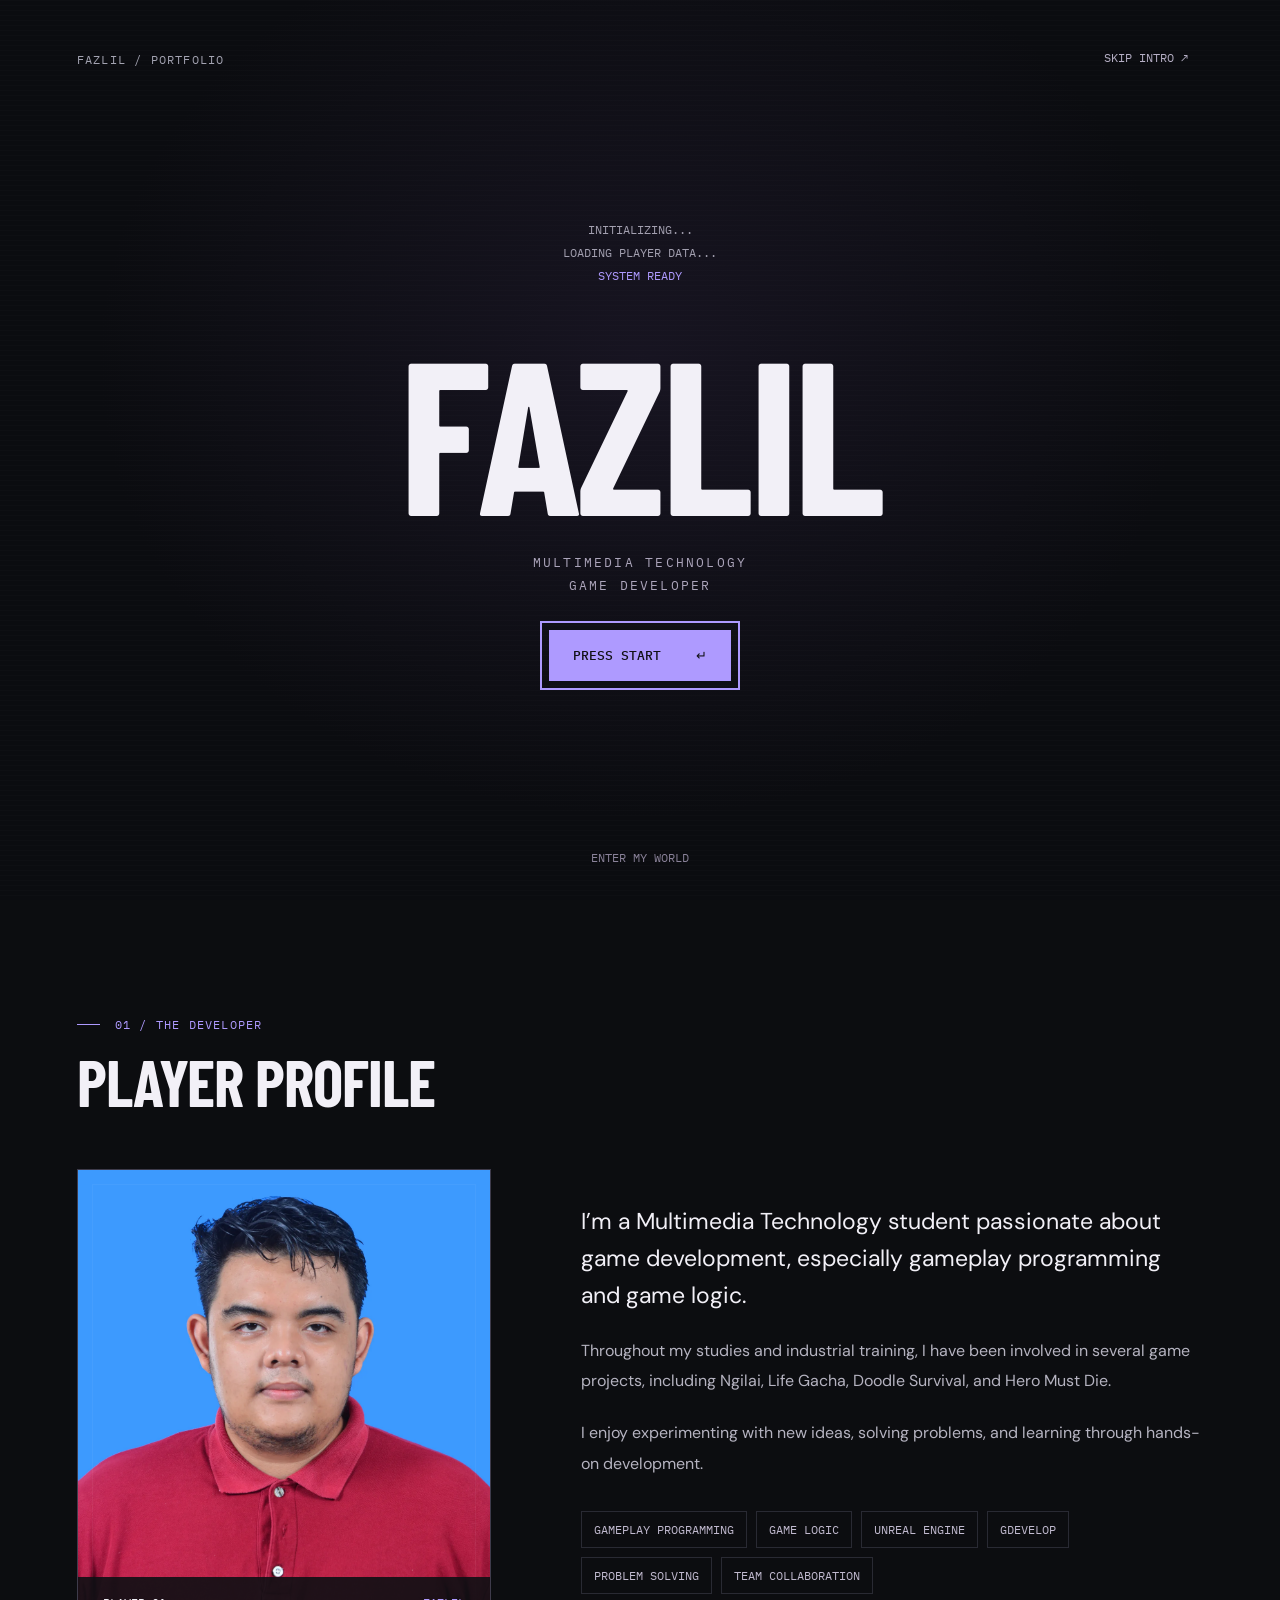
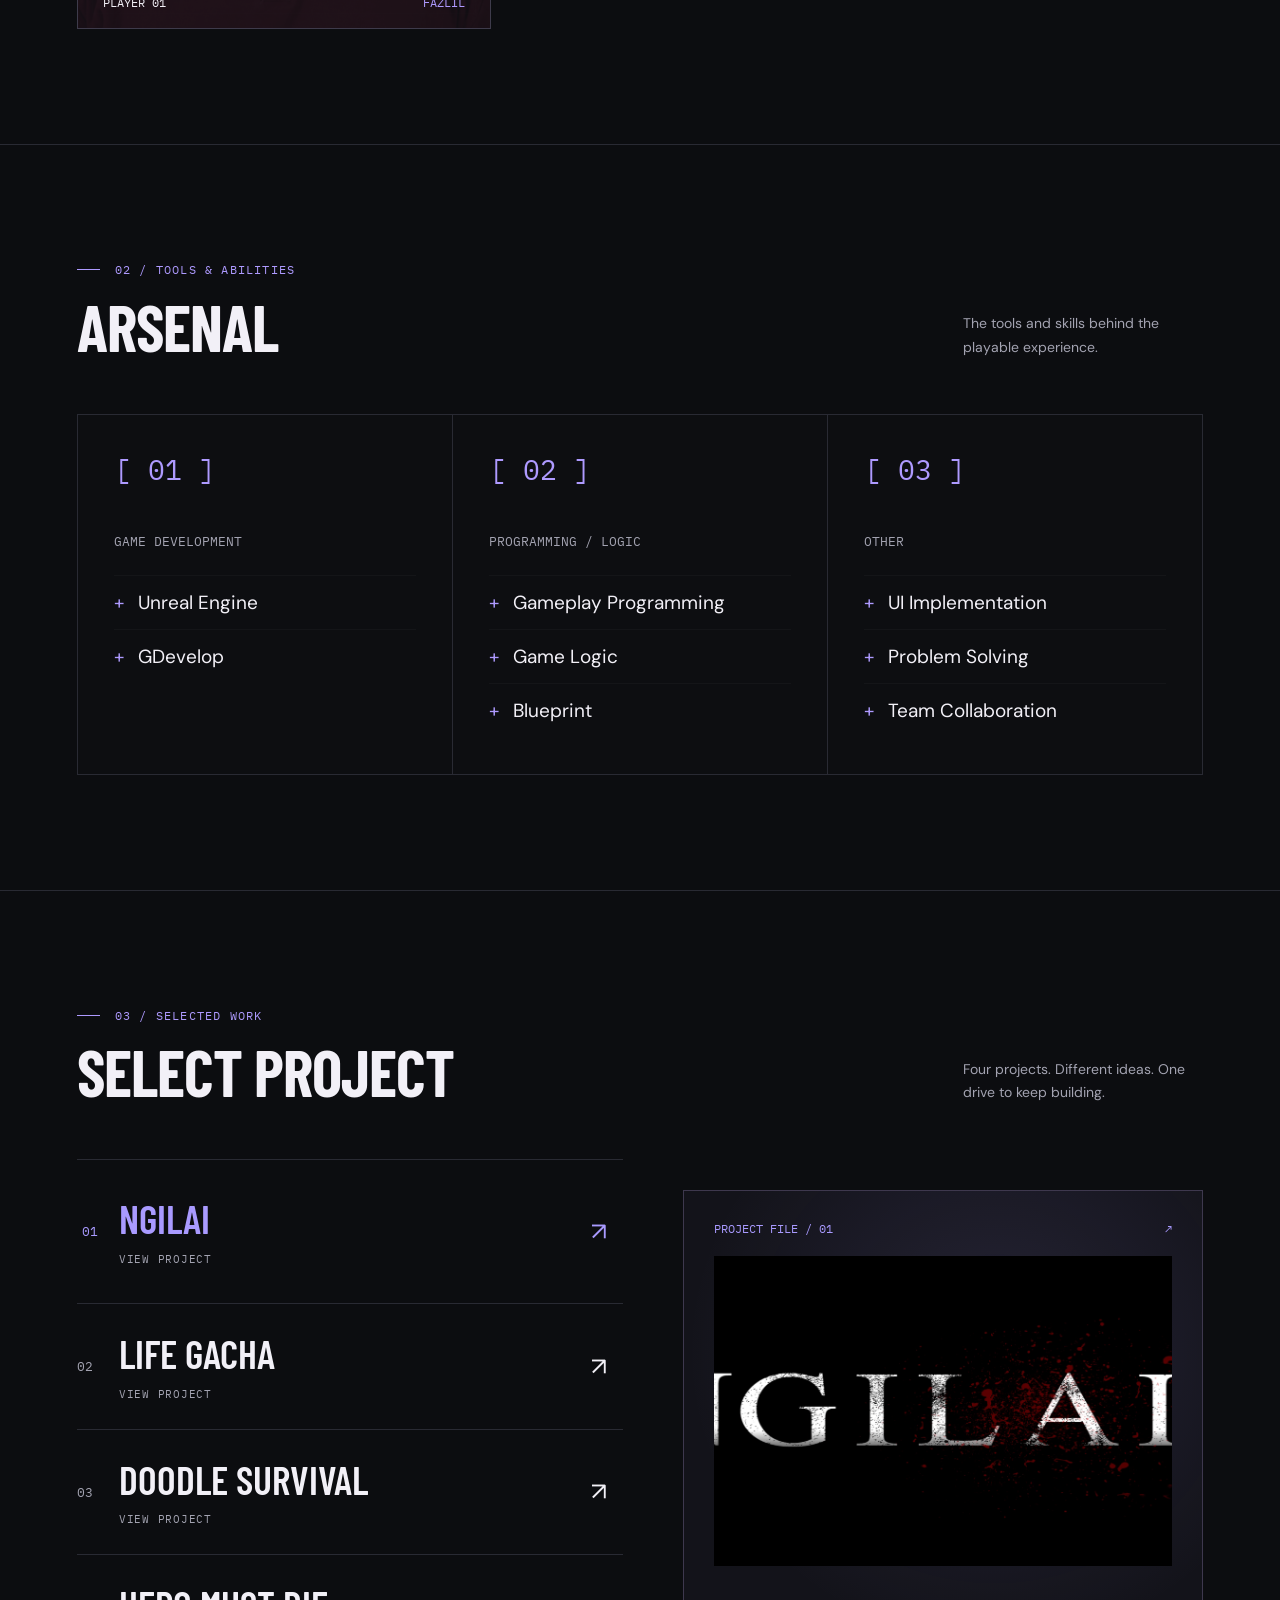
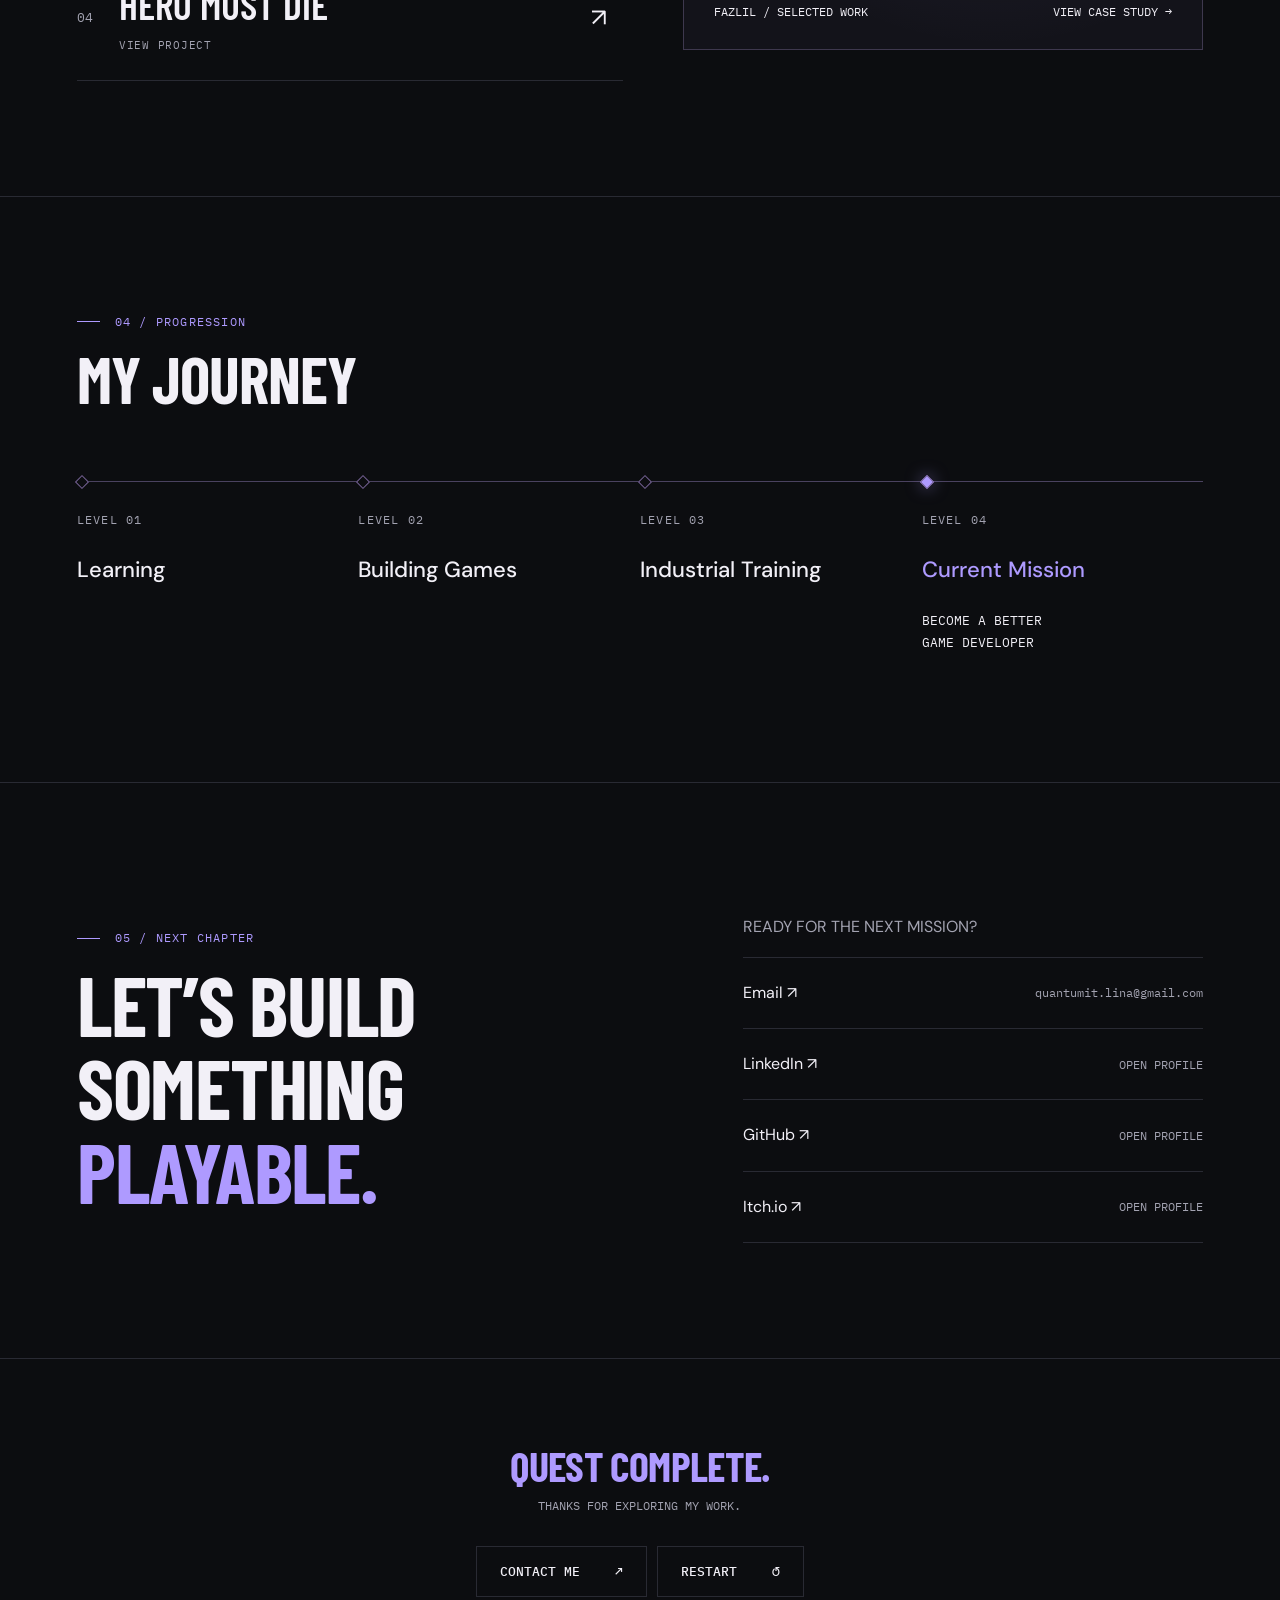
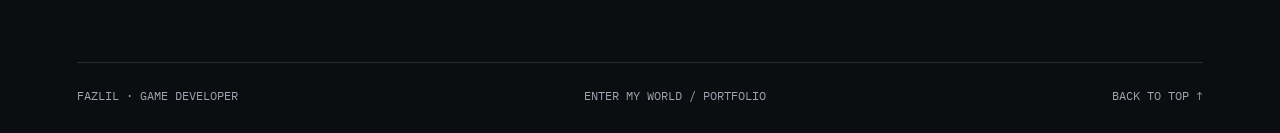
<file: index.html>
<!doctype html><html lang="en"><head><meta charset="UTF-8"><meta name="viewport" content="width=device-width,initial-scale=1"><meta name="theme-color" content="#0c0d10"><meta name="description" content="Enter Fazlil’s world. A Multimedia Technology student’s portfolio of game development, gameplay programming and game logic."><title>FAZLIL — Enter My World</title><link rel="icon" href="/assets/favicon.svg" type="image/svg+xml"><link rel="stylesheet" href="/style.css"><script defer src="/content.js"></script><script defer src="/app.js"></script><link rel="stylesheet" href="/modes.css"><script defer src="/modes.js"></script></head><body><div id="app"></div><noscript><main style="max-width:800px;margin:60px auto;padding:24px"><h1>FAZLIL — Game Developer</h1><p>I’m a Multimedia Technology student passionate about game development, especially gameplay programming and game logic.</p><p>Projects: Ngilai, Life Gacha, Doodle Survival, Hero Must Die.</p><p>Please enable JavaScript to explore the interactive portfolio and project case studies.</p></main></noscript></body></html>
</file>
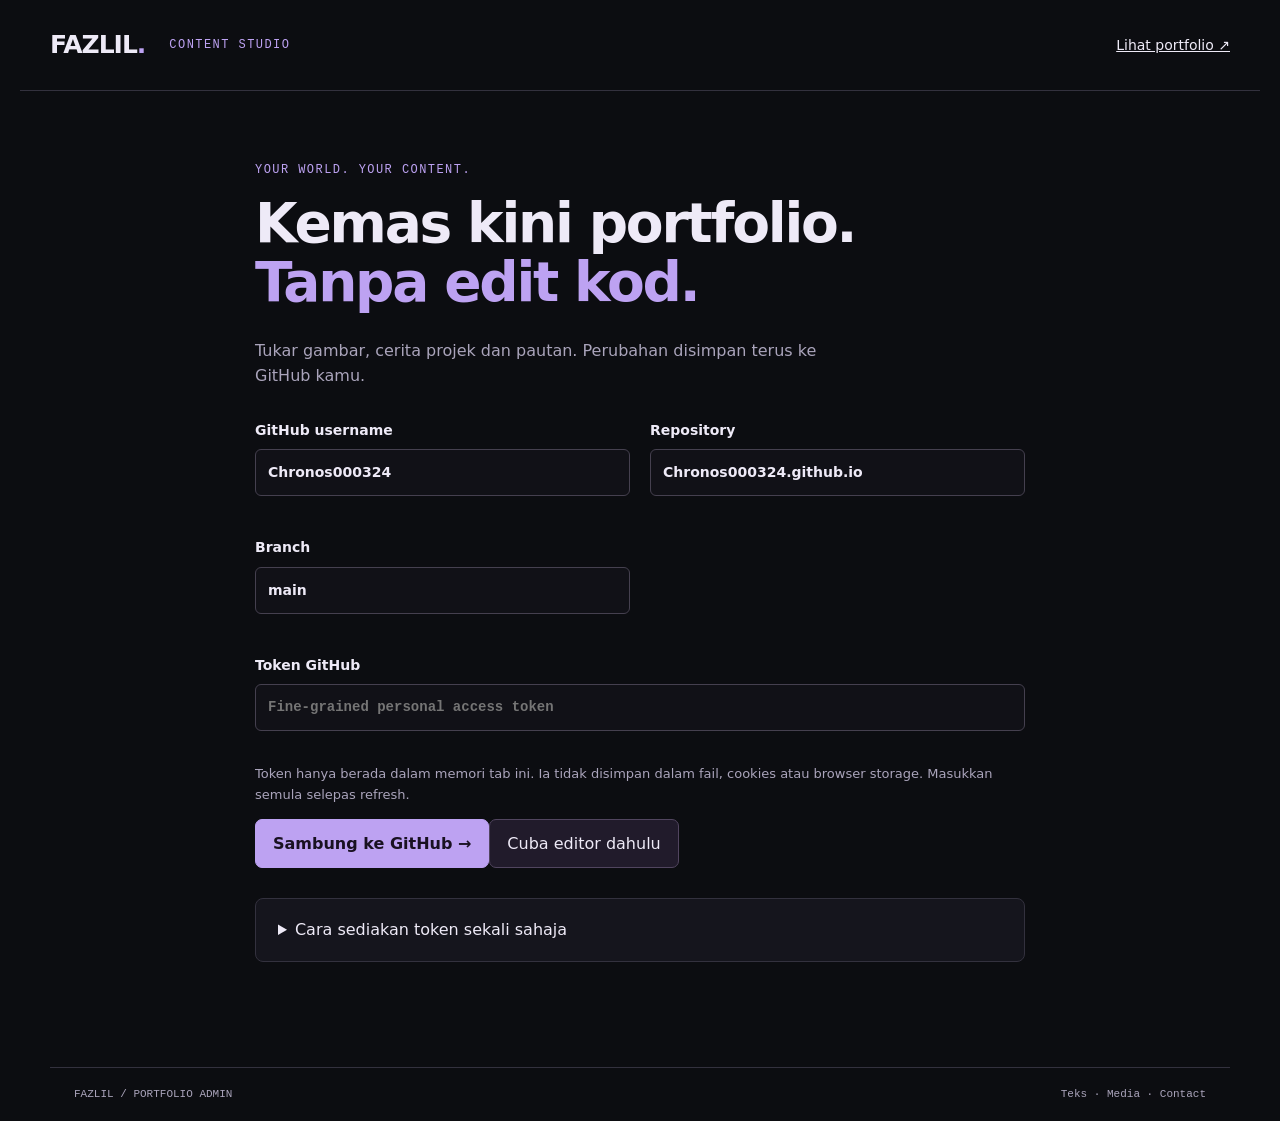
<file: admin/index.html>
<!doctype html>
<html lang="ms"><head><meta charset="utf-8"><meta name="viewport" content="width=device-width,initial-scale=1"><meta name="robots" content="noindex,nofollow"><meta name="referrer" content="no-referrer"><meta http-equiv="Content-Security-Policy" content="default-src 'self'; script-src 'self'; style-src 'self'; connect-src 'self' https://api.github.com; img-src 'self' blob: data: https:; object-src 'none'; base-uri 'none'; form-action 'none'"><title>FAZLIL / Content Studio</title><link rel="stylesheet" href="./admin.css"><script defer src="./core.js"></script><script defer src="./admin.js"></script></head>
<body><header><a class="brand" href="../">FAZLIL<span>.</span></a><span class="tag">CONTENT STUDIO</span><a href="../" target="_blank" rel="noopener">Lihat portfolio ↗</a></header>
<main><section id="login" class="login"><p class="eyebrow">YOUR WORLD. YOUR CONTENT.</p><h1>Kemas kini portfolio.<br><em>Tanpa edit kod.</em></h1><p class="intro">Tukar gambar, cerita projek dan pautan. Perubahan disimpan terus ke GitHub kamu.</p><form id="connect-form"><div class="fields"><label>GitHub username<input id="owner" value="Chronos000324" required autocomplete="off" pattern="[A-Za-z0-9-]+"></label><label>Repository<input id="repo" value="Chronos000324.github.io" required autocomplete="off" pattern="[A-Za-z0-9_.-]+"></label><label>Branch<input id="branch" value="main" required autocomplete="off"></label><label class="wide">Token GitHub <input id="token" type="password" required autocomplete="off" spellcheck="false" placeholder="Fine-grained personal access token"></label></div><p class="note">Token hanya berada dalam memori tab ini. Ia tidak disimpan dalam fail, cookies atau browser storage. Masukkan semula selepas refresh.</p><button class="primary" type="submit">Sambung ke GitHub →</button><button type="button" id="demo">Cuba editor dahulu</button></form><details><summary>Cara sediakan token sekali sahaja</summary><ol><li>Buka GitHub → Settings akaun → Developer settings → Personal access tokens → Fine-grained tokens.</li><li>Generate new token. Pilih tempoh luput yang sesuai, contohnya 30 hari.</li><li>Repository access → Only select repositories → pilih repository portfolio ini sahaja.</li><li>Repository permissions → Contents → Read and write. Metadata read akan disertakan.</li><li>Generate token, kemudian paste dalam ruang di atas. Jangan letak token dalam repository atau hantar dalam chat.</li></ol><a href="https://github.com/settings/personal-access-tokens/new" target="_blank" rel="noopener noreferrer">Buka tetapan token GitHub ↗</a><p>Ini sambungan token, bukan login OAuth. Hanya akaun yang mempunyai kebenaran menulis ke repository boleh menerbitkan perubahan.</p></details></section>
<section id="editor" hidden><div class="editor-top"><div><p class="eyebrow" id="connection">EDITOR</p><h1>Make it yours.</h1></div><div class="toolbar"><button id="backup">Download backup</button><button id="logout">Keluar</button><button id="review" class="primary">Semak & terbitkan</button></div></div><div class="editor-grid"><aside><nav aria-label="Bahagian kandungan" id="tabs"></nav><p class="note">Kedua-dua mod portfolio menggunakan kandungan projek dan contact yang sama.</p><p class="note" id="dirty-status">Tiada perubahan.</p></aside><div><form id="content-form"><div id="fields"></div></form><section class="preview"><p class="eyebrow">PRATONTON KANDUNGAN</p><div id="preview"></div></section></div></div></section>
<p id="status" role="status" aria-live="polite"></p></main>
<dialog id="review-dialog"><h2>Terbitkan perubahan?</h2><p id="review-summary"></p><p>Teks dan gambar akan disimpan bersama dalam satu commit. GitHub Pages akan membina semula website selepas itu.</p><p class="note">Kandungan portfolio dan gambar yang diterbitkan boleh dilihat oleh orang ramai.</p><div class="toolbar"><button id="cancel-review">Kembali edit</button><button id="publish" class="primary">Simpan ke GitHub</button></div></dialog>
<footer>FAZLIL / PORTFOLIO ADMIN <span>Teks · Media · Contact</span></footer></body></html>
</file>
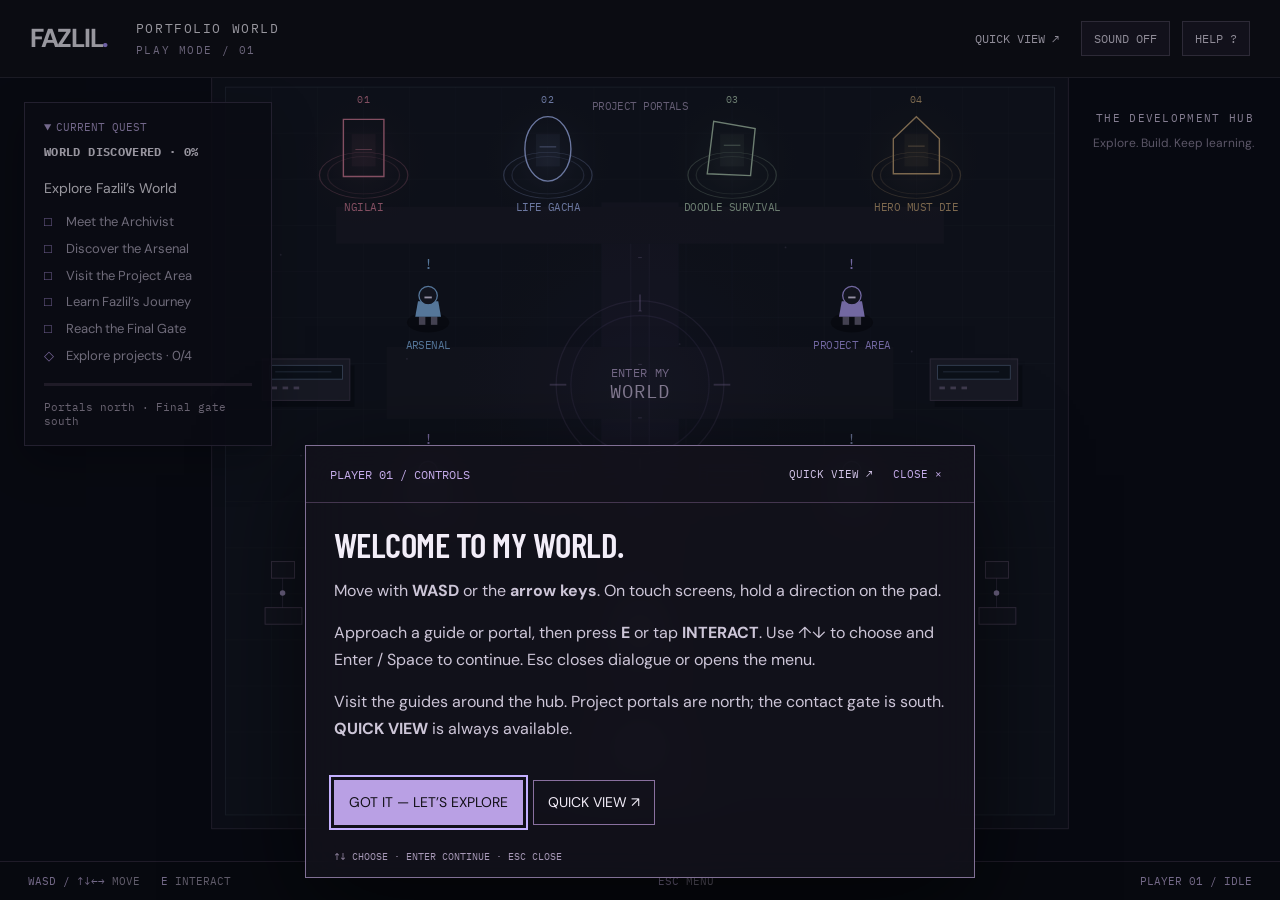
<file: play/index.html>
<!doctype html><html lang="en"><head><meta charset="UTF-8"><meta name="viewport" content="width=device-width,initial-scale=1,viewport-fit=cover"><meta name="theme-color" content="#0c0d10"><meta name="description" content="Explore Fazlil’s interactive game development portfolio. Meet the guides, discover the arsenal and enter four project portals."><title>PLAY MODE — FAZLIL</title><link rel="icon" href="/assets/favicon.svg"><link rel="stylesheet" href="/style.css"><link rel="stylesheet" href="/rpg.css"><script defer src="/content.js"></script><script defer src="/rpg-data.js"></script><script defer src="/rpg-engine.js"></script><script defer src="/rpg.js"></script></head><body class="rpg-body"><div id="game-shell"><header class="world-header"><a href="/#top" class="brand" aria-label="Fazlil Quick View">FAZLIL<span>.</span></a><span class="world-title">PORTFOLIO WORLD <small>PLAY MODE / 01</small></span><nav aria-label="Game menu"><a href="/#top">QUICK VIEW ↗</a><button id="sound" aria-pressed="false">SOUND OFF</button><button id="help">HELP ?</button></nav></header><main id="world"><canvas id="world-canvas" tabindex="0" aria-label="Portfolio exploration world. Move with WASD or arrow keys. E to interact. Use Quick View to browse the portfolio without movement."></canvas><details id="quest-panel" open><summary><span>CURRENT QUEST</span><strong id="progress">WORLD DISCOVERED · 0%</strong></summary><p>Explore Fazlil’s World</p><ul id="quests"></ul><div class="progress-track"><div id="progress-fill"></div></div><small>Portals north · Final gate south</small></details><div class="world-location"><span>THE DEVELOPMENT HUB</span><small>Explore. Build. Keep learning.</small></div><button id="interaction" hidden></button><div id="touch-controls" aria-label="Touch movement controls"><div class="dpad"><button data-dir="up" aria-label="Move up">↑</button><button data-dir="left" aria-label="Move left">←</button><button data-dir="down" aria-label="Move down">↓</button><button data-dir="right" aria-label="Move right">→</button></div><button id="touch-interact" aria-label="Interact" disabled>E<span>INTERACT</span></button></div><div id="completion" hidden role="status"><strong>QUEST COMPLETE · 100%</strong><p>Thanks for exploring my world.</p><button id="complete-contact">CONTACT ME</button><button id="keep-exploring">KEEP EXPLORING</button><a href="/#top">QUICK VIEW ↗</a></div><p id="game-announcement" class="sr-only" aria-live="polite"></p></main><footer class="world-footer"><span>WASD / ↑↓←→ <b>MOVE</b> &nbsp; E <b>INTERACT</b></span><span>ESC <b>MENU</b></span><span id="player-state">PLAYER 01 / IDLE</span></footer></div><dialog id="rpg-dialog" aria-labelledby="dialog-title"><div class="dialog-top"><span id="dialog-speaker"></span><a href="/#top" class="dialog-quick">QUICK VIEW ↗</a><button id="dialog-close" aria-label="Close dialogue">CLOSE ×</button></div><div id="dialog-scroll"><h2 id="dialog-title"></h2><p id="dialog-line"></p><div id="dialog-content"></div></div><div id="dialog-actions"></div><div class="dialog-bottom"><button id="skip-text" hidden>SKIP TEXT ↵</button><span>↑↓ CHOOSE · ENTER CONTINUE · ESC CLOSE</span></div></dialog><noscript><p>JavaScript is needed for Play Mode. <a href="/#top">Open Quick View</a>.</p></noscript></body></html>
</file>
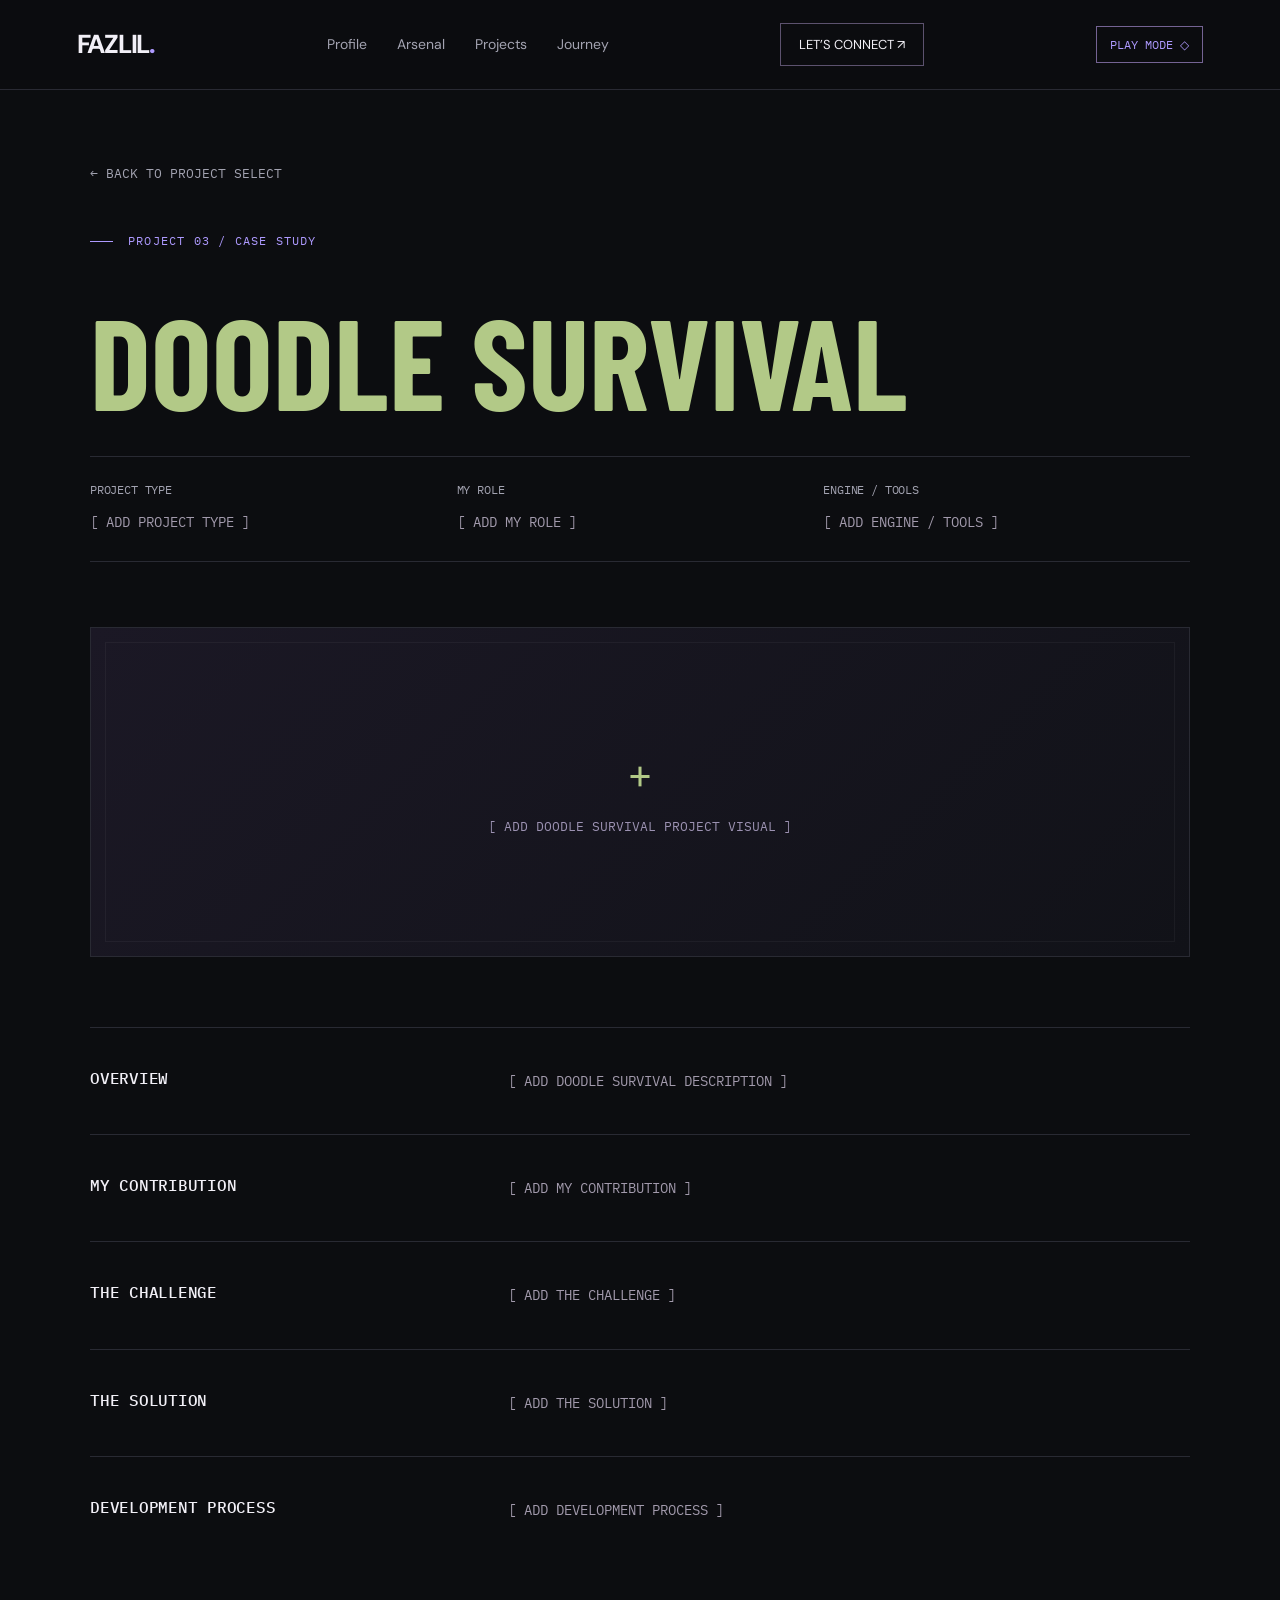
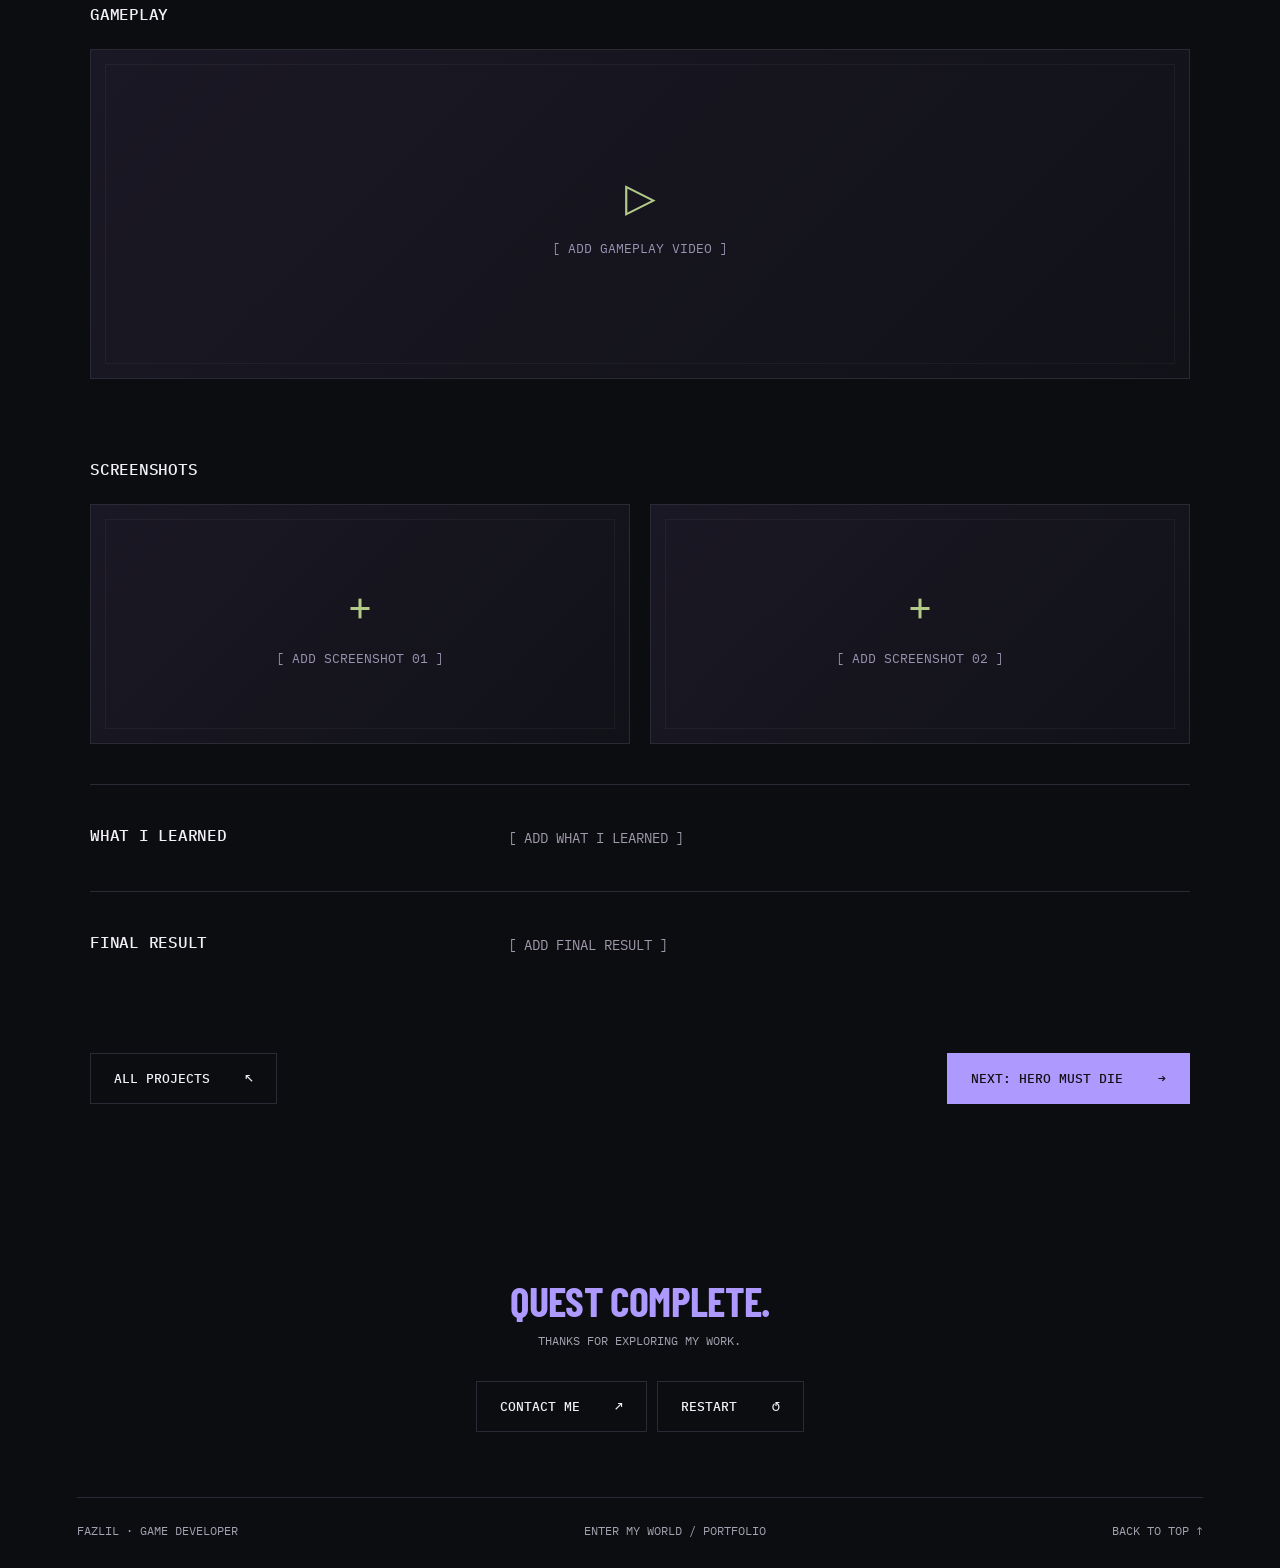
<file: projects/doodle-survival/index.html>
<!doctype html><html lang="en"><head><meta charset="UTF-8"><meta name="viewport" content="width=device-width,initial-scale=1"><meta name="theme-color" content="#0c0d10"><meta name="description" content="Enter Fazlil’s world. A Multimedia Technology student’s portfolio of game development, gameplay programming and game logic."><title>DOODLE SURVIVAL — FAZLIL</title><link rel="icon" href="/assets/favicon.svg" type="image/svg+xml"><link rel="stylesheet" href="/style.css"><script defer src="/content.js"></script><script defer src="/app.js"></script><link rel="stylesheet" href="/modes.css"><script defer src="/modes.js"></script></head><body><div id="app"></div><noscript><main style="max-width:800px;margin:60px auto;padding:24px"><h1>FAZLIL — Game Developer</h1><p>I’m a Multimedia Technology student passionate about game development, especially gameplay programming and game logic.</p><p>Projects: Ngilai, Life Gacha, Doodle Survival, Hero Must Die.</p><p>Please enable JavaScript to explore the interactive portfolio and project case studies.</p></main></noscript></body></html>
</file>
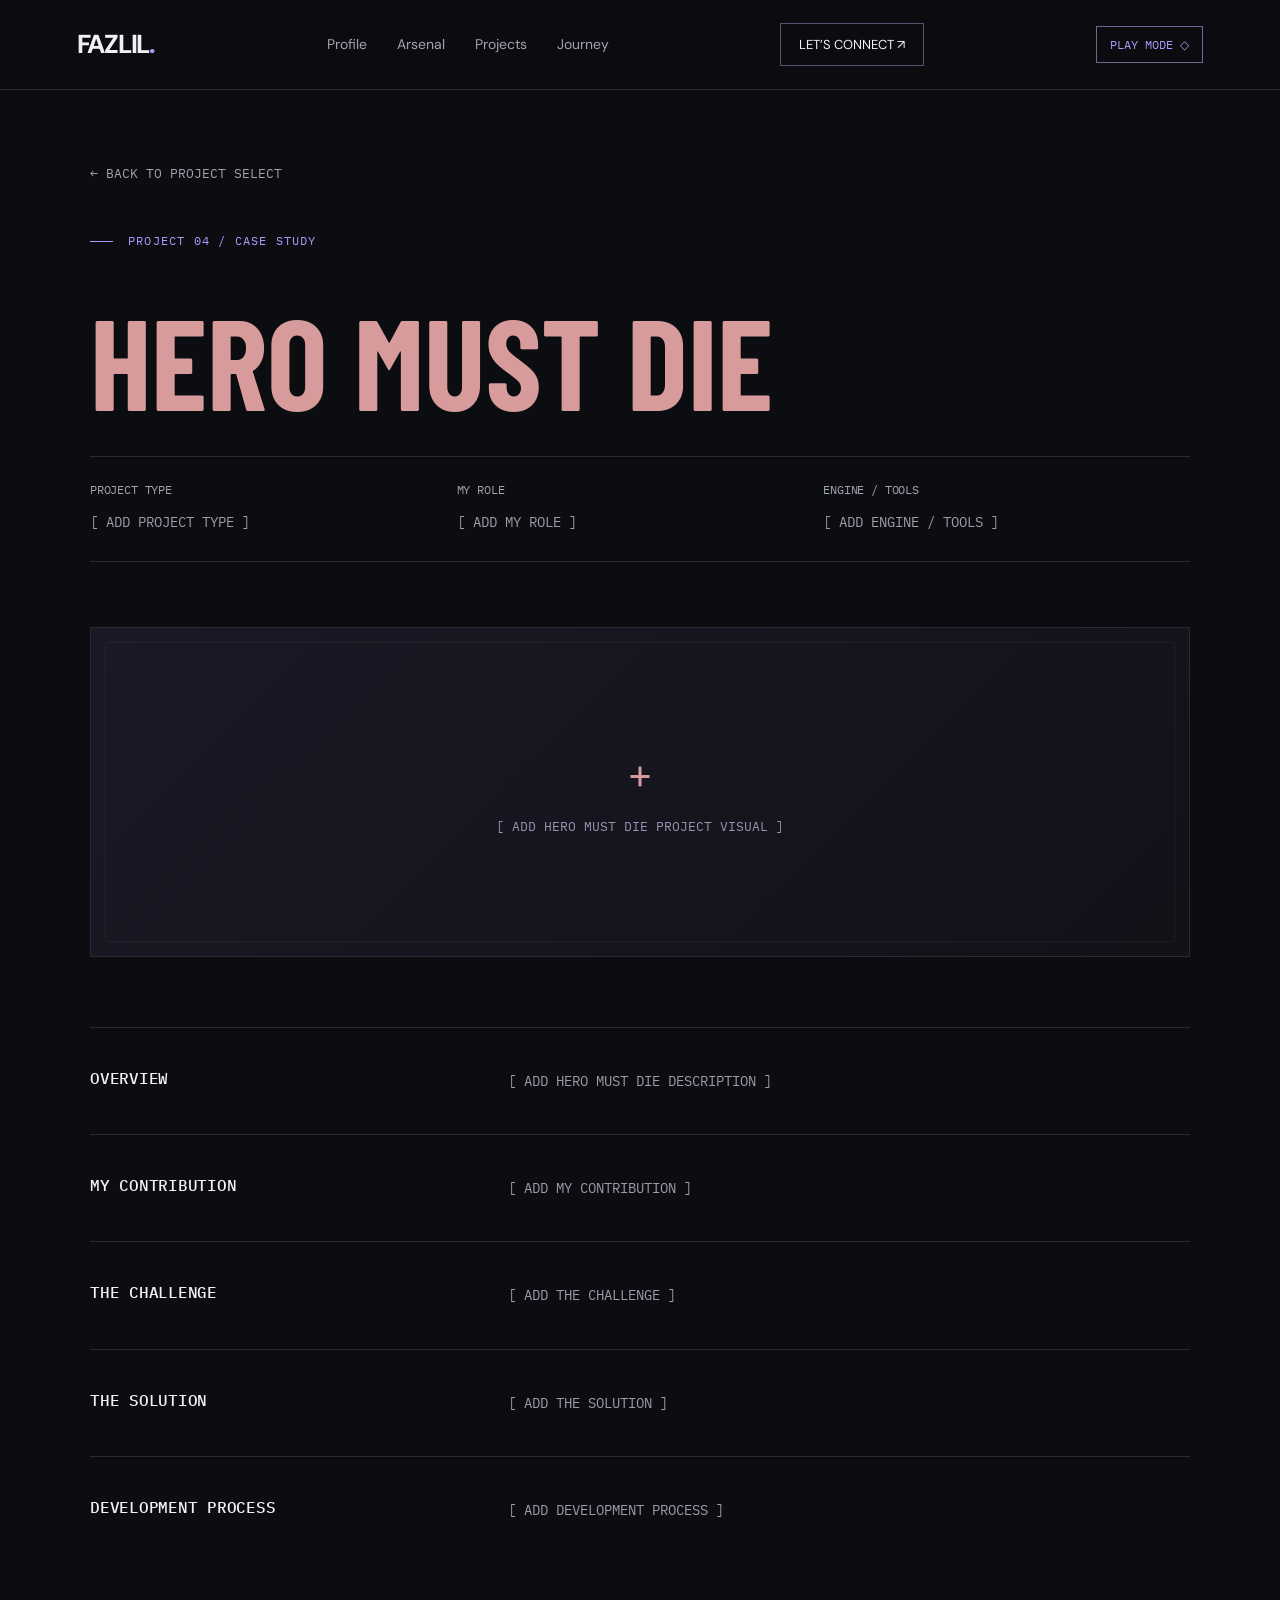
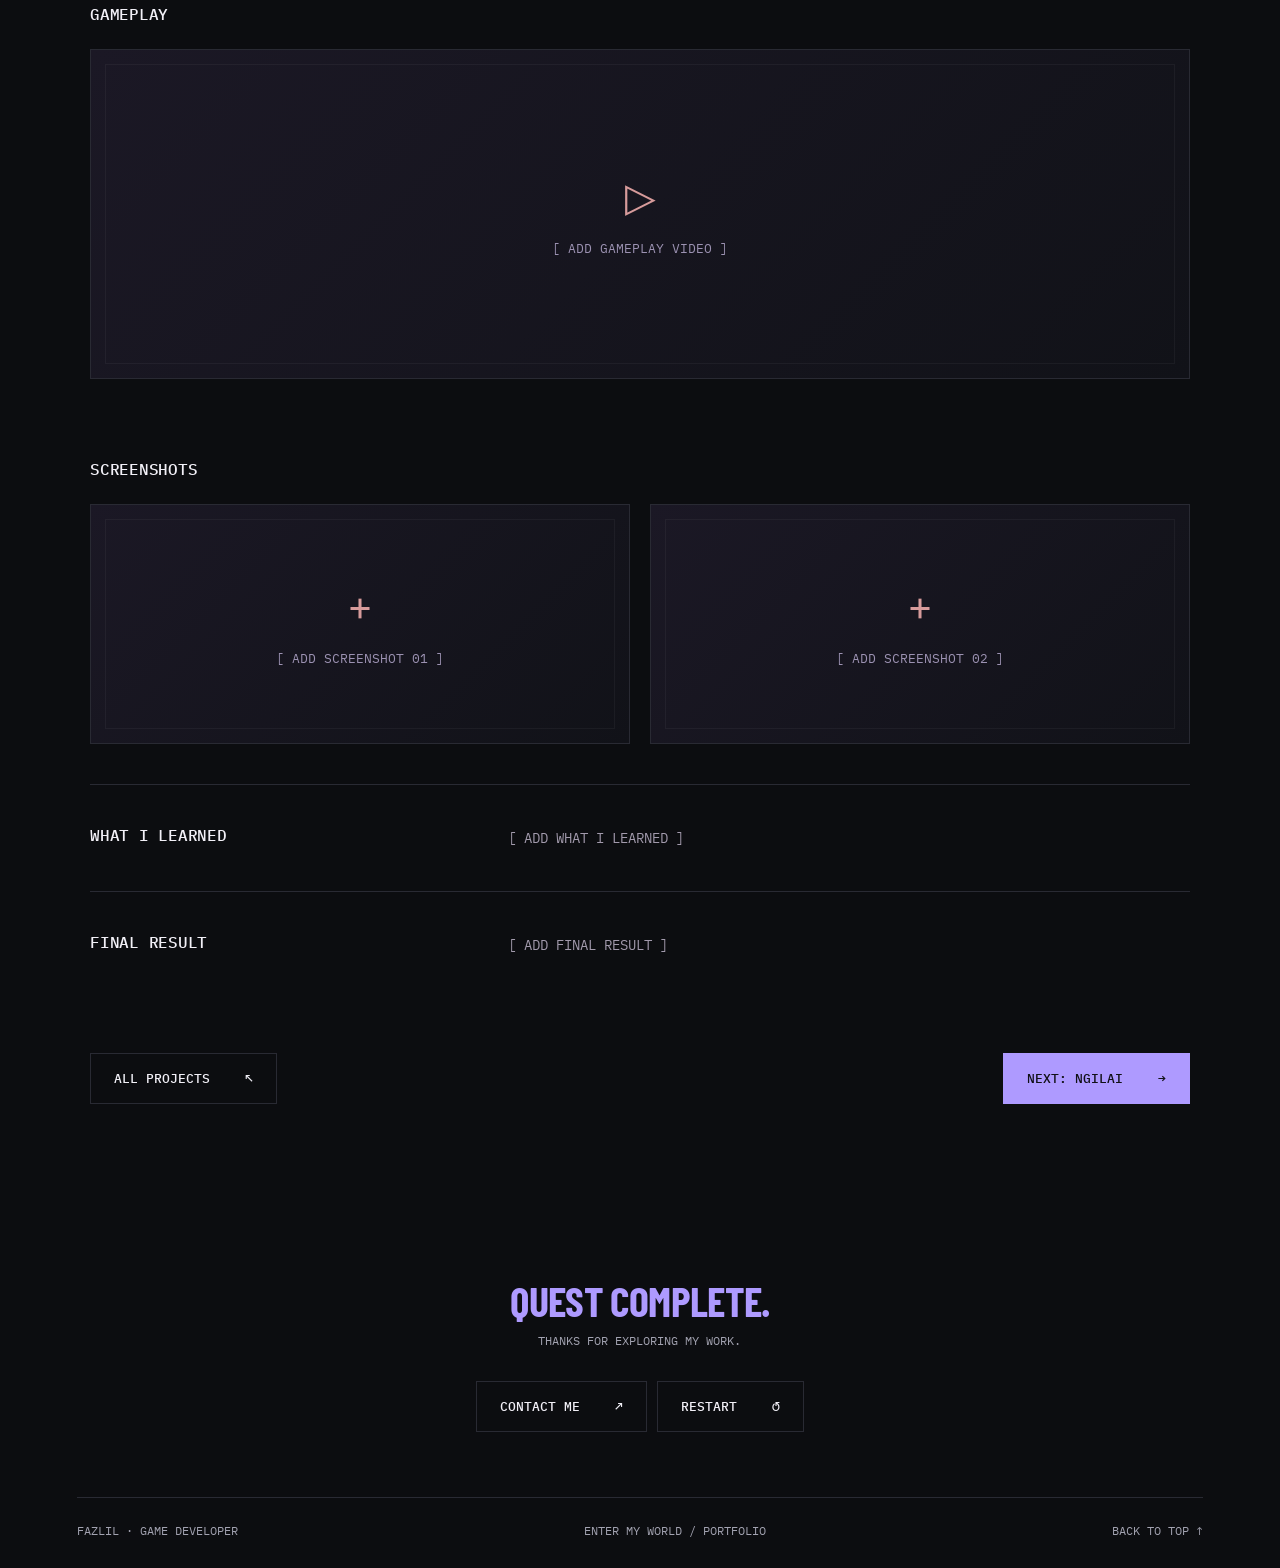
<file: projects/hero-must-die/index.html>
<!doctype html><html lang="en"><head><meta charset="UTF-8"><meta name="viewport" content="width=device-width,initial-scale=1"><meta name="theme-color" content="#0c0d10"><meta name="description" content="Enter Fazlil’s world. A Multimedia Technology student’s portfolio of game development, gameplay programming and game logic."><title>HERO MUST DIE — FAZLIL</title><link rel="icon" href="/assets/favicon.svg" type="image/svg+xml"><link rel="stylesheet" href="/style.css"><script defer src="/content.js"></script><script defer src="/app.js"></script><link rel="stylesheet" href="/modes.css"><script defer src="/modes.js"></script></head><body><div id="app"></div><noscript><main style="max-width:800px;margin:60px auto;padding:24px"><h1>FAZLIL — Game Developer</h1><p>I’m a Multimedia Technology student passionate about game development, especially gameplay programming and game logic.</p><p>Projects: Ngilai, Life Gacha, Doodle Survival, Hero Must Die.</p><p>Please enable JavaScript to explore the interactive portfolio and project case studies.</p></main></noscript></body></html>
</file>
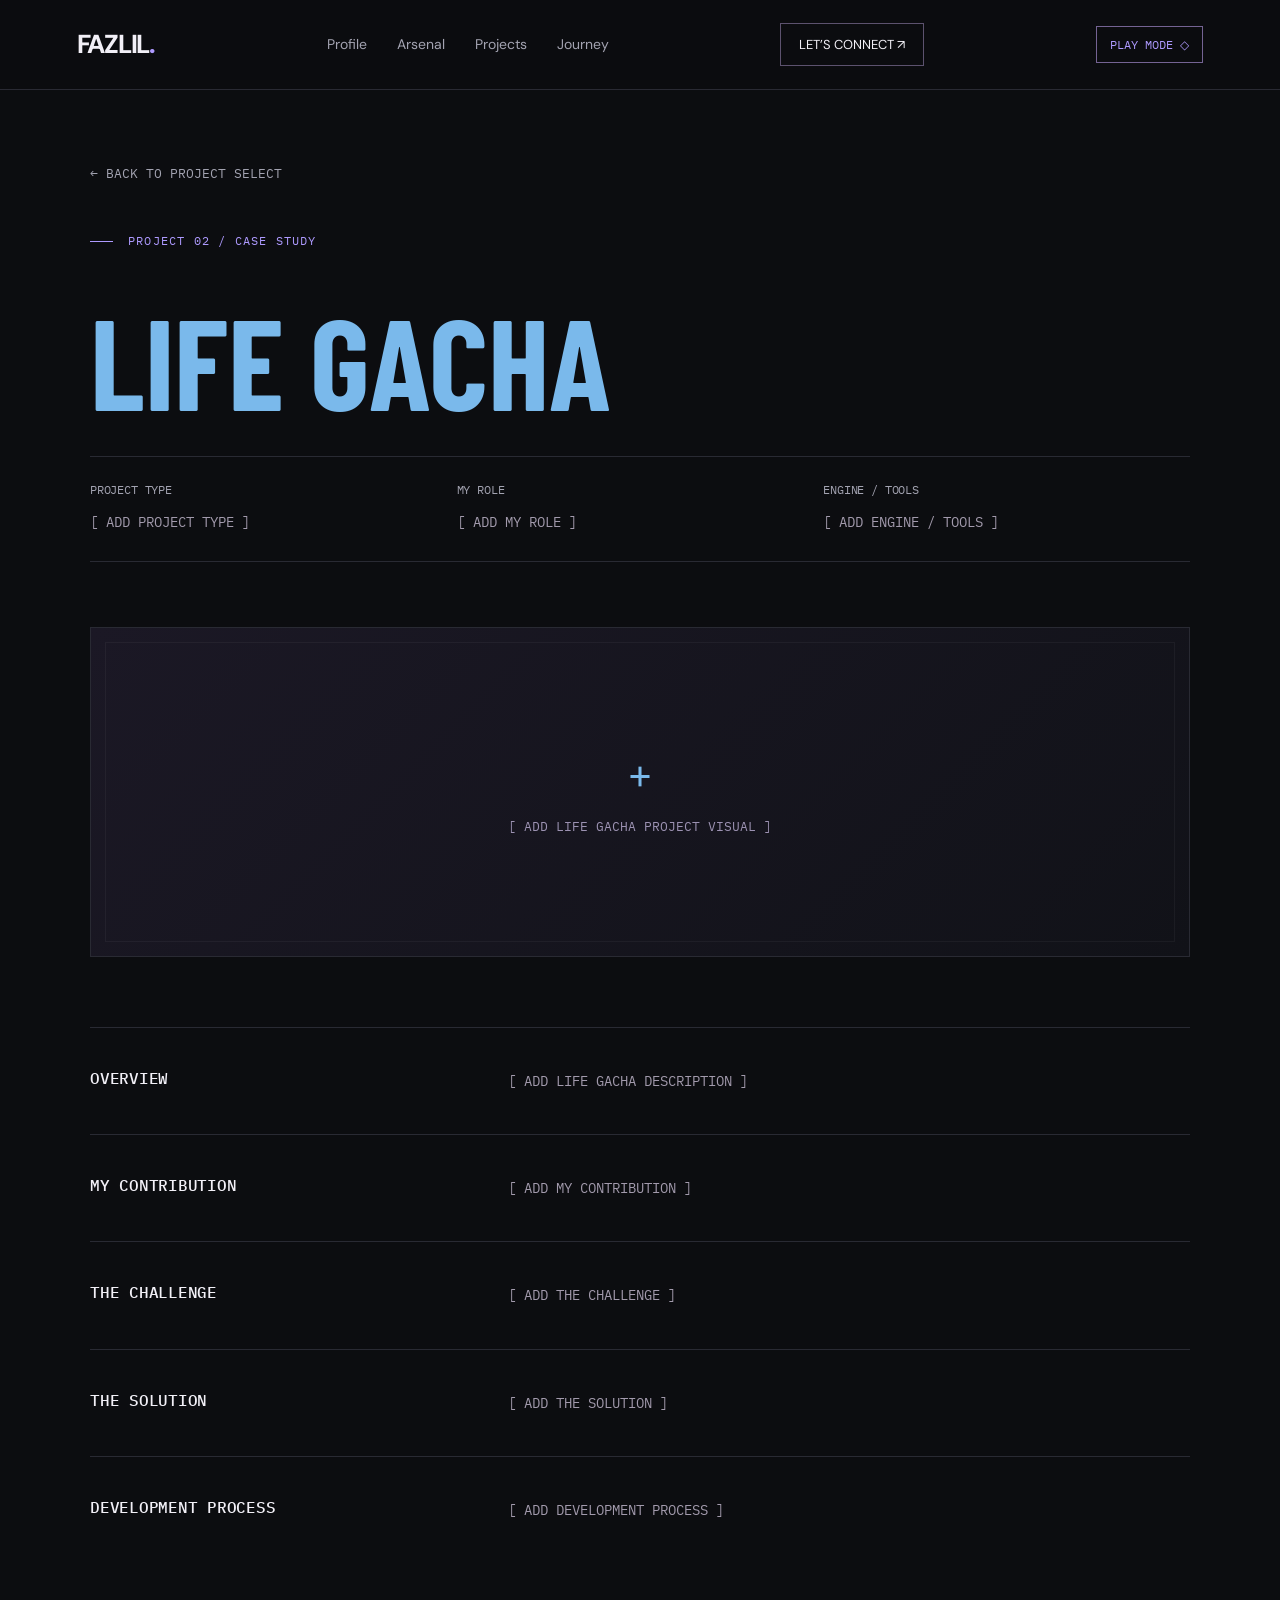
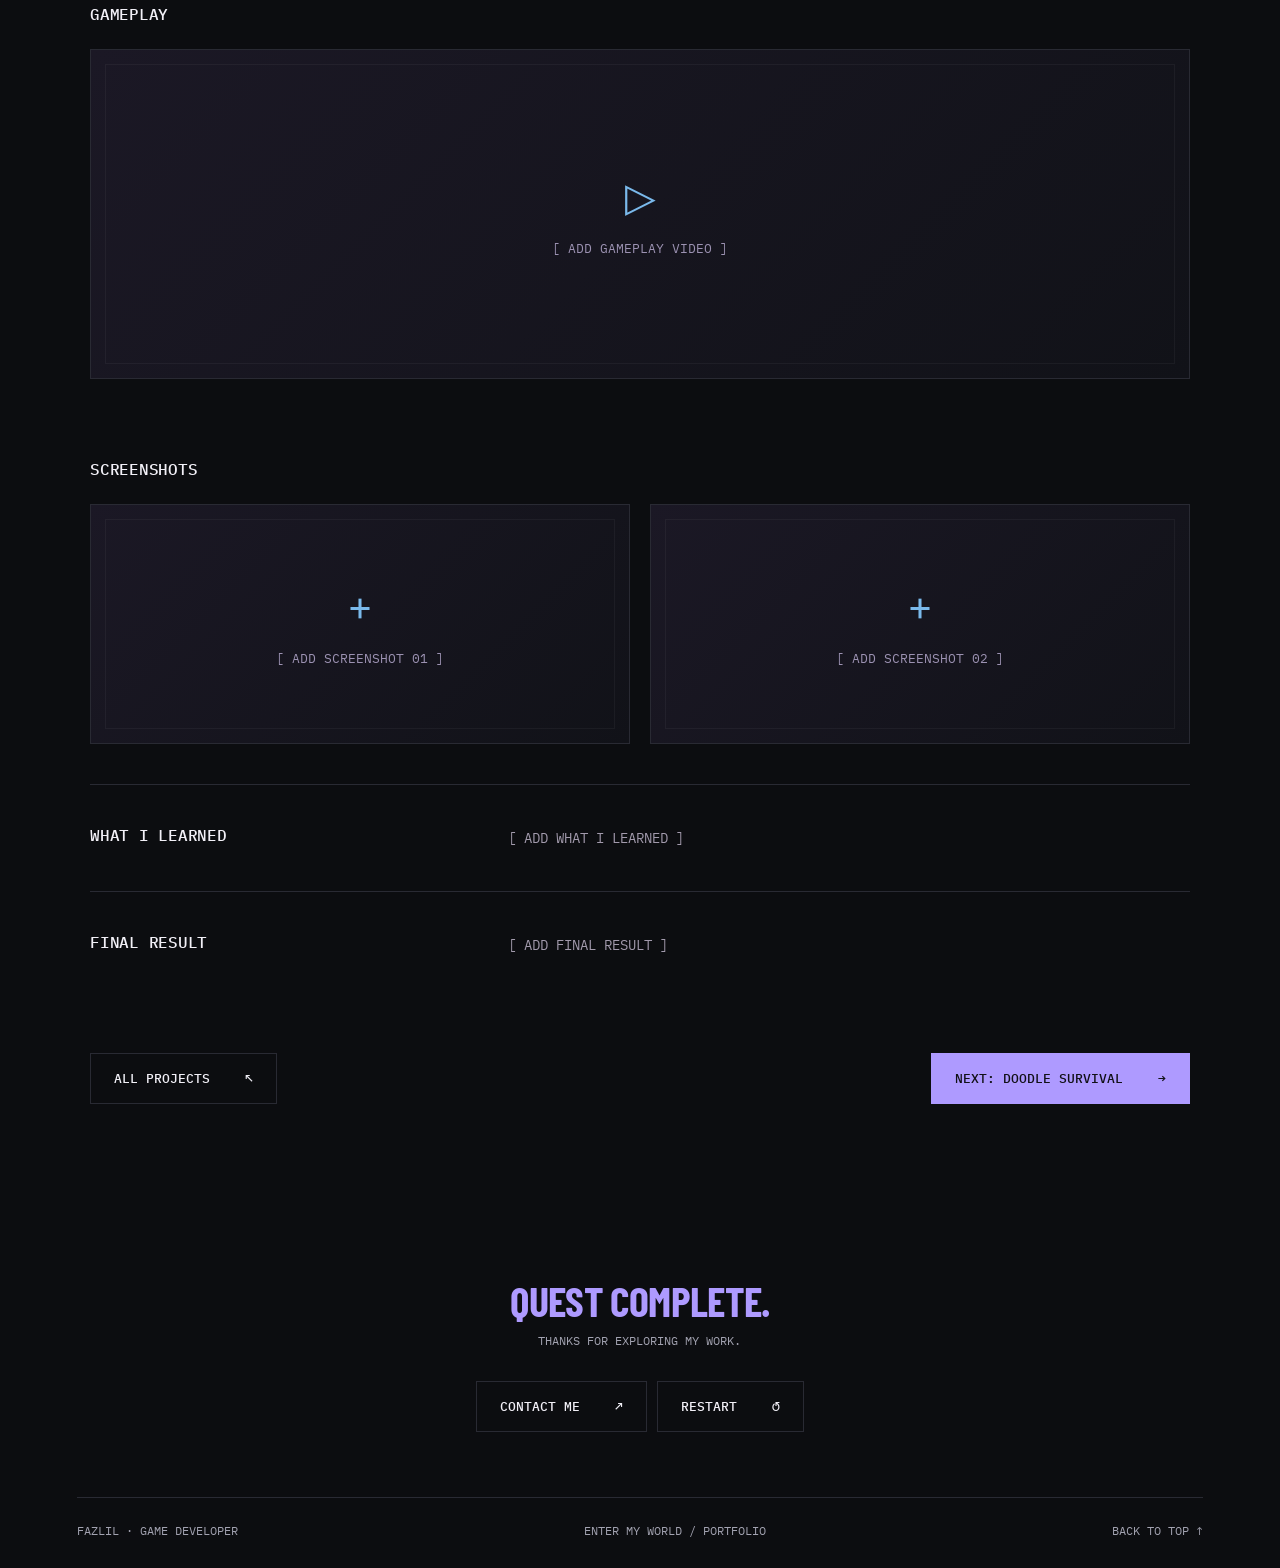
<file: projects/life-gacha/index.html>
<!doctype html><html lang="en"><head><meta charset="UTF-8"><meta name="viewport" content="width=device-width,initial-scale=1"><meta name="theme-color" content="#0c0d10"><meta name="description" content="Enter Fazlil’s world. A Multimedia Technology student’s portfolio of game development, gameplay programming and game logic."><title>LIFE GACHA — FAZLIL</title><link rel="icon" href="/assets/favicon.svg" type="image/svg+xml"><link rel="stylesheet" href="/style.css"><script defer src="/content.js"></script><script defer src="/app.js"></script><link rel="stylesheet" href="/modes.css"><script defer src="/modes.js"></script></head><body><div id="app"></div><noscript><main style="max-width:800px;margin:60px auto;padding:24px"><h1>FAZLIL — Game Developer</h1><p>I’m a Multimedia Technology student passionate about game development, especially gameplay programming and game logic.</p><p>Projects: Ngilai, Life Gacha, Doodle Survival, Hero Must Die.</p><p>Please enable JavaScript to explore the interactive portfolio and project case studies.</p></main></noscript></body></html>
</file>
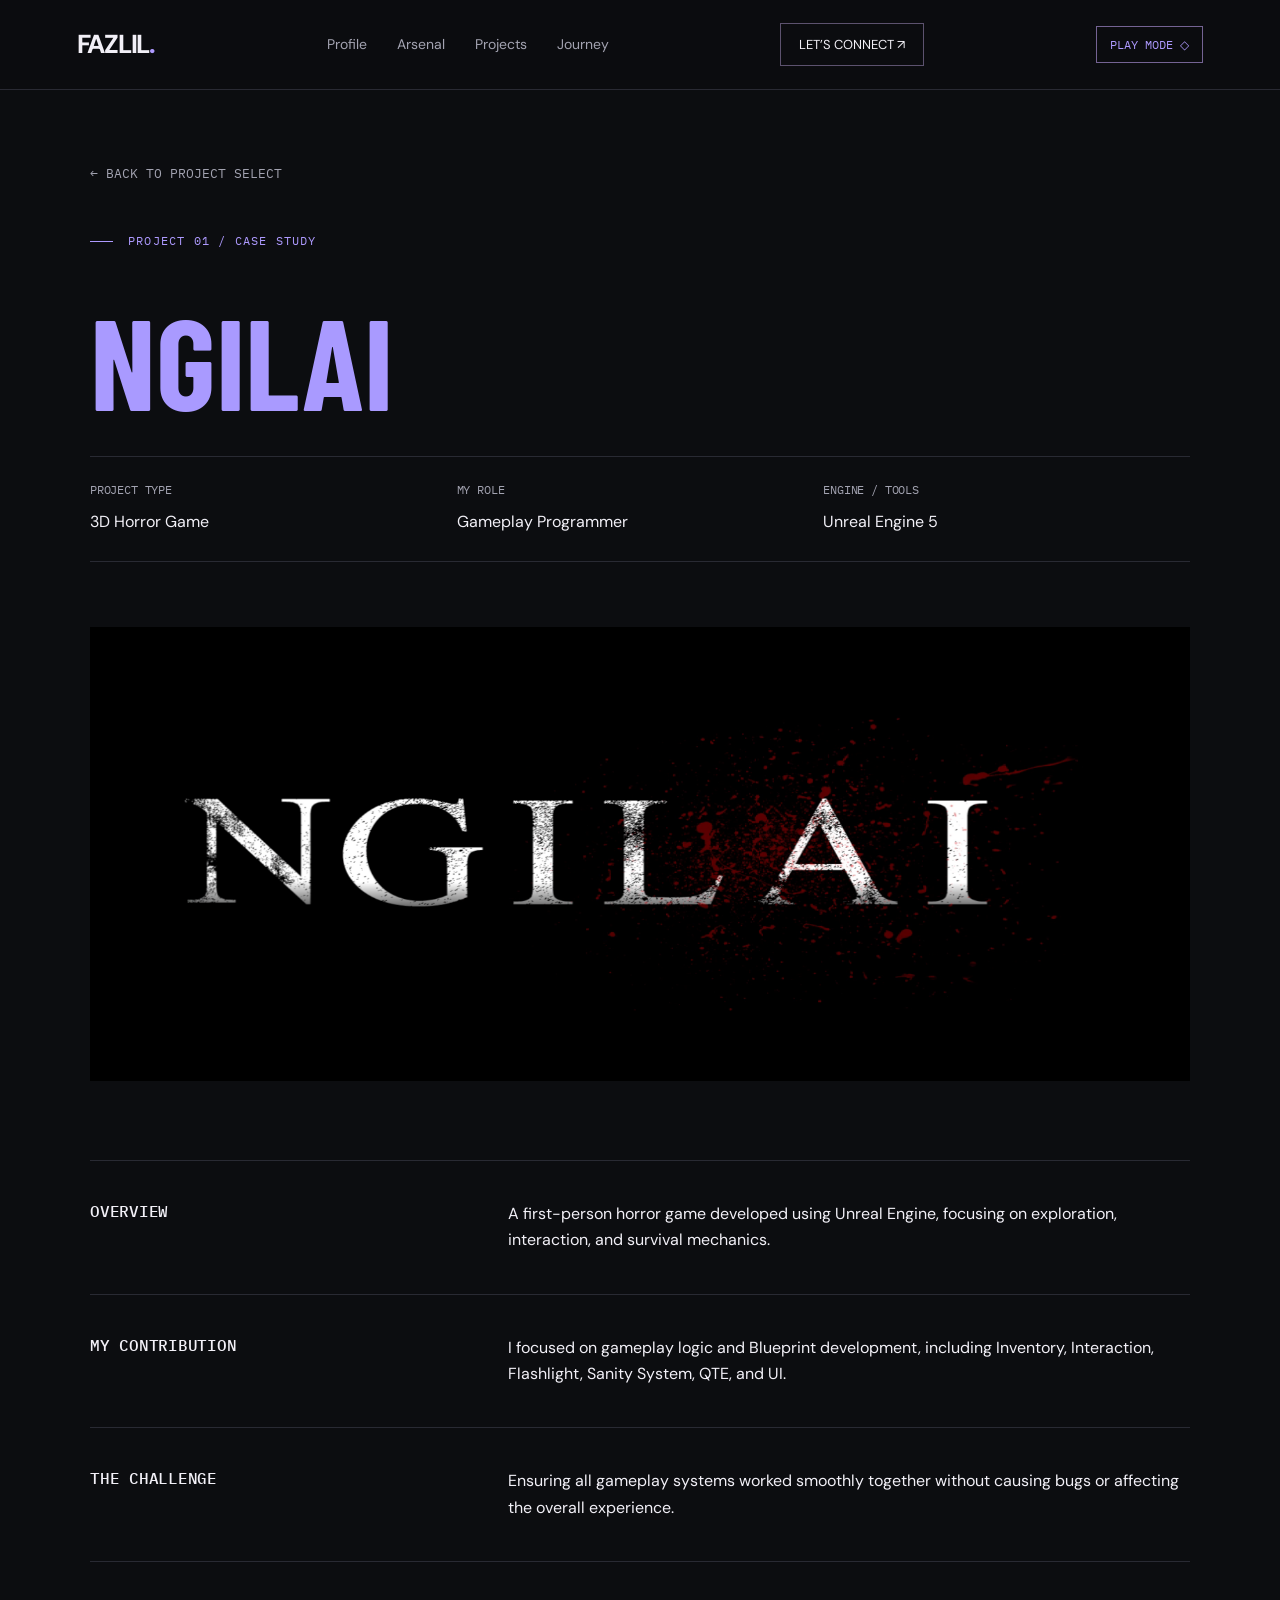
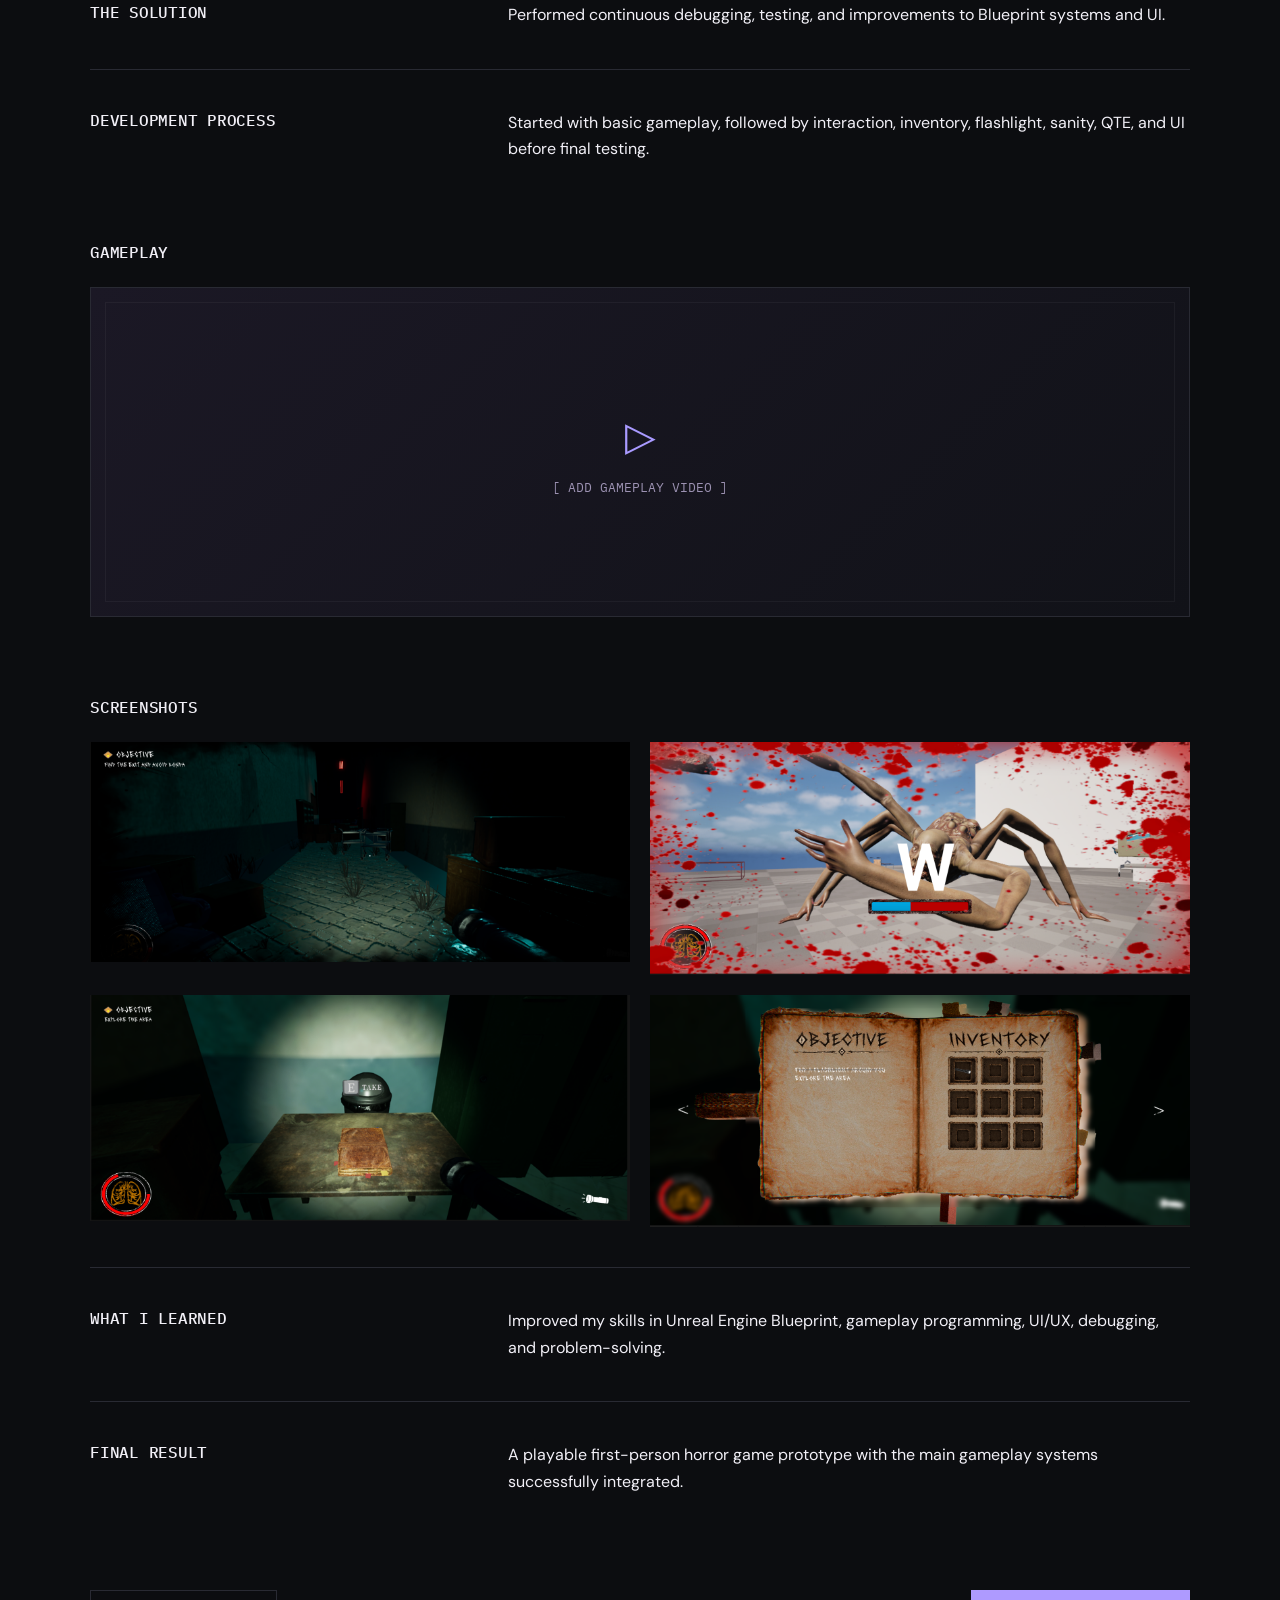
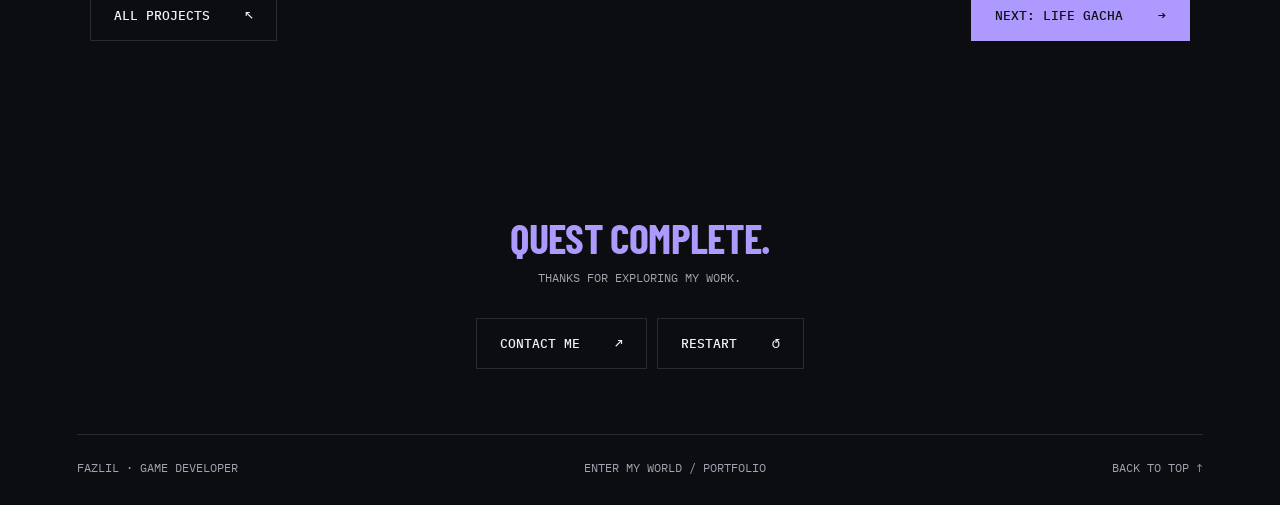
<file: projects/ngilai/index.html>
<!doctype html><html lang="en"><head><meta charset="UTF-8"><meta name="viewport" content="width=device-width,initial-scale=1"><meta name="theme-color" content="#0c0d10"><meta name="description" content="Enter Fazlil’s world. A Multimedia Technology student’s portfolio of game development, gameplay programming and game logic."><title>NGILAI — FAZLIL</title><link rel="icon" href="/assets/favicon.svg" type="image/svg+xml"><link rel="stylesheet" href="/style.css"><script defer src="/content.js"></script><script defer src="/app.js"></script><link rel="stylesheet" href="/modes.css"><script defer src="/modes.js"></script></head><body><div id="app"></div><noscript><main style="max-width:800px;margin:60px auto;padding:24px"><h1>FAZLIL — Game Developer</h1><p>I’m a Multimedia Technology student passionate about game development, especially gameplay programming and game logic.</p><p>Projects: Ngilai, Life Gacha, Doodle Survival, Hero Must Die.</p><p>Please enable JavaScript to explore the interactive portfolio and project case studies.</p></main></noscript></body></html>
</file>
<file: style.css>
@import url('https://fonts.googleapis.com/css2?family=Barlow+Condensed:wght@600;700;800&family=DM+Sans:wght@400;500;600;700&family=IBM+Plex+Mono:wght@400;500&display=swap');
:root{--bg:#0c0d10;--panel:#121318;--white:#f2f0f7;--muted:#a3a3b1;--line:#292a33;--accent:#ae9aff;--mono:'IBM Plex Mono',monospace;--display:'Barlow Condensed','Arial Narrow',Impact,sans-serif}*{box-sizing:border-box}html{scroll-behavior:smooth;scroll-padding-top:100px}body{margin:0;background:var(--bg);color:var(--white);font:16px/1.65 'DM Sans',sans-serif}body.lock{overflow:hidden}a{color:inherit;text-decoration:none}button{font:inherit;color:inherit;cursor:pointer}button,a{-webkit-tap-highlight-color:transparent}button:focus-visible,a:focus-visible{outline:2px solid var(--accent);outline-offset:7px}::selection{background:var(--accent);color:var(--bg)}.wrap{width:min(1400px,88%);margin:auto}.mono,.eyebrow{font-family:var(--mono);font-size:12px;letter-spacing:.1em}.eyebrow{color:var(--accent);text-transform:uppercase;display:flex;align-items:center;gap:15px}.eyebrow:before{content:'';width:23px;height:1px;background:currentColor}.muted{color:var(--muted)}header{height:90px;border-bottom:1px solid var(--line);position:sticky;top:0;background:#0c0d10ed;backdrop-filter:blur(15px);z-index:30}.nav{display:flex;align-items:center;justify-content:space-between;height:100%;gap:24px}.brand{font-weight:800;letter-spacing:-.05em;font-size:26px}.brand span{color:var(--accent)}nav{display:flex;gap:30px;font-size:14px}nav a{color:var(--muted);transition:color .2s}nav a:hover{color:white}.nav-contact{border:1px solid #5c526e;padding:10px 18px;font-size:13px}.menu{display:none;background:none;border:1px solid var(--line);padding:8px 12px}.hero{min-height:760px;height:calc(100svh - 90px);max-height:1000px;position:relative;overflow:hidden;display:flex;align-items:center;border-bottom:1px solid var(--line)}.hero-grid{position:absolute;inset:0 0 0 43%;background-image:linear-gradient(#ffffff05 1px,transparent 1px),linear-gradient(90deg,#ffffff05 1px,transparent 1px);background-size:55px 55px;mask-image:linear-gradient(90deg,transparent,black)}.hero-glow{position:absolute;width:650px;height:650px;right:-120px;top:-50px;background:radial-gradient(ellipse,#6550a722,transparent 68%);pointer-events:none}.hero-content{position:relative;z-index:2;padding:80px 0 130px}.hero h1{font-family:var(--display);font-size:clamp(65px,8.5vw,136px);line-height:.96;letter-spacing:-.025em;margin:28px 0 35px;font-weight:700;max-width:900px}.hero h1 span{color:var(--accent)}.hero-sub{margin:0 0 32px;color:var(--muted)}.hero-sub strong{color:var(--white);font-weight:500}.button{display:inline-flex;align-items:center;gap:35px;justify-content:space-between;background:var(--accent);color:#111016;padding:16px 23px;font:500 13px var(--mono);border:1px solid var(--accent);transition:background .2s,transform .2s}.button:hover{background:#c2b3ff;transform:translateY(-3px)}.button.ghost{background:transparent;color:var(--white);border-color:var(--line)}.button.ghost:hover{border-color:var(--accent)}.hero-bottom{position:absolute;bottom:28px;left:6%;right:6%;display:flex;justify-content:space-between;align-items:center;border-top:1px solid var(--line);padding-top:22px;color:var(--muted)}.hero-bottom span:last-child{color:var(--accent)}.node-scene{position:absolute;width:390px;right:6%;top:23%;transform:translate(var(--mx,0px),var(--my,0px));transition:transform .4s;opacity:.9}.node-scene .node{border:1px solid #716284;background:#16131ff2;margin:0 0 95px 110px;box-shadow:0 0 50px #8970dd08;position:relative;width:245px}.node-scene .node:last-child{margin-left:0}.node-title{font:12px var(--mono);padding:11px 16px;background:#a18bd21a;border-bottom:1px solid #716284;color:#c6b8ed}.node-body{padding:15px;font:12px var(--mono);display:flex;align-items:center;justify-content:space-between;gap:15px;color:#a4a0af}.socket{border:1px solid #b3a1e3;border-radius:50%;width:9px;height:9px;display:inline-block}.node-scene svg{position:absolute;inset:0;width:100%;height:350px;pointer-events:none}.node-caption{font:12px var(--mono);color:#88818f;letter-spacing:.07em;margin-top:25px}.section{padding:115px 0;border-bottom:1px solid var(--line)}.section-head{display:flex;justify-content:space-between;align-items:flex-end;gap:30px;margin-bottom:55px}h2{font:700 clamp(46px,5vw,76px)/1 var(--display);margin:15px 0 0;letter-spacing:-.015em}.section-note{color:var(--muted);font-size:14px;max-width:240px}.profile-grid{display:grid;grid-template-columns: .9fr 1.35fr;gap:90px;align-items:center}.portrait{height:460px;border:1px solid #3e3b4b;position:relative;background:linear-gradient(140deg,#20202a,#13141a);display:flex;align-items:center;justify-content:center;overflow:hidden}.portrait:before,.media-empty:before{content:'';position:absolute;inset:14px;border:1px solid #ffffff0b;pointer-events:none}.portrait img{width:100%;height:100%;object-fit:cover}.portrait-mark{text-align:center;color:#92909e}.portrait-mark b{display:block;font:700 100px/1 var(--display);color:#4c475c;margin-bottom:20px}.portrait-foot{position:absolute;bottom:0;left:0;right:0;padding:18px 25px;background:#101014e8;display:flex;justify-content:space-between;font:12px var(--mono)}.portrait-foot span{color:var(--accent)}.profile-copy p{color:#b5b3c0;line-height:1.9;margin:0 0 22px}.profile-copy p:first-child{font-size:23px;line-height:1.6;color:var(--white)}.strengths{display:flex;flex-wrap:wrap;gap:9px;margin-top:32px}.strengths span{font:12px var(--mono);border:1px solid var(--line);padding:10px 12px;color:#c1bacf}.arsenal-grid{display:grid;grid-template-columns:repeat(3,1fr);border-top:1px solid var(--line);border-left:1px solid var(--line)}.equipment{padding:36px;border-right:1px solid var(--line);border-bottom:1px solid var(--line);background:#ffffff01;transition:background .25s}.equipment:hover{background:#a48dff08}.equip-icon{font:28px var(--mono);color:var(--accent);margin-bottom:45px}.equipment h3{font:13px var(--mono);color:var(--muted);margin-bottom:25px}.equipment ul{list-style:none;padding:0;margin:0}.equipment li{padding:11px 0;border-top:1px solid #ffffff07;font-size:19px}.equipment li:before{content:'+';color:var(--accent);margin-right:14px}.project-selector{display:grid;grid-template-columns:1.05fr 1fr;gap:60px;align-items:center}.project-list{border-top:1px solid var(--line)}.project-row{display:grid;grid-template-columns:42px 1fr 32px;align-items:center;border-bottom:1px solid var(--line);padding:28px 0;transition:padding .3s,color .3s}.project-row .num{font:13px var(--mono);color:var(--muted);transition:transform .25s}.project-row h3{font:600 clamp(28px,3.1vw,48px)/1.1 var(--display);margin:0}.project-row .arrow{font-size:25px}.project-row.active,.project-row:hover{color:var(--project,var(--accent));padding:37px 0}.project-row.active .num,.project-row:hover .num{transform:translateX(5px);color:inherit}.project-row small{display:block;font:11px var(--mono);letter-spacing:.07em;margin-top:11px;color:var(--muted)}.project-art{min-height:435px;padding:30px;position:relative;border:1px solid #3e384e;background:radial-gradient(ellipse at 60% 35%,color-mix(in srgb,var(--project) 12%,transparent),transparent 70%),#13131a;overflow:hidden;transition:background .3s}.project-art .art-top{display:flex;justify-content:space-between;color:var(--project);font:12px var(--mono)}.project-art .art-title{font:700 clamp(60px,6vw,100px)/.92 var(--display);letter-spacing:-.02em;max-width:340px;margin:60px 0 40px;color:var(--project)}.project-art .art-note{font:12px var(--mono);color:#a39cae}.project-art .art-bottom{display:flex;justify-content:space-between;margin-top:30px;font:12px var(--mono)}.project-art img{width:100%;height:310px;object-fit:cover;margin-top:20px}.journey{display:grid;grid-template-columns:repeat(4,1fr);margin-top:70px}.level{border-top:1px solid #4a425f;padding:28px 28px 0 0;position:relative}.level:before{content:'';position:absolute;top:-5px;left:0;background:var(--bg);border:1px solid #776397;width:8px;height:8px;transform:rotate(45deg)}.level .mono{color:var(--muted)}.level h3{font-size:22px;font-weight:500;margin:22px 0}.level.current:before{background:var(--accent);box-shadow:0 0 16px #a99aff88}.level.current h3{color:var(--accent)}.level p{font:13px/1.7 var(--mono);max-width:230px}.contact-layout{display:grid;grid-template-columns:1.25fr 1fr;gap:90px;align-items:center}.contact-layout h2{font-size:clamp(55px,6.5vw,100px);max-width:650px}.contact-layout h2 span{color:var(--accent)}.contact-list{border-top:1px solid var(--line)}.contact-item{display:flex;justify-content:space-between;gap:20px;align-items:center;padding:22px 0;border-bottom:1px solid var(--line)}.contact-item span{font:12px var(--mono);color:var(--muted)}.contact-item a:hover{color:var(--accent)}footer{padding:60px 0 30px}.ending{text-align:center;padding:10px 0 60px}.ending h2{font-size:42px;color:var(--accent);margin-bottom:12px}.ending p{font:12px var(--mono);color:var(--muted);margin-bottom:28px}.ending .button{margin:5px}.footer-line{border-top:1px solid var(--line);padding-top:25px;display:flex;justify-content:space-between;gap:20px;color:var(--muted);font:12px var(--mono)}.intro{position:fixed;inset:0;z-index:100;background:#0b0c10;display:flex;justify-content:center;align-items:center;text-align:center;transition:opacity .6s,transform .6s;background-image:radial-gradient(ellipse at 50% 40%,#30254455,transparent 60%),linear-gradient(#ffffff03 1px,transparent 1px);background-size:auto,100% 5px}.intro.out{opacity:0;transform:scale(1.04);pointer-events:none}.skip{position:absolute;right:6%;top:35px;background:none;border:0;font:12px var(--mono);padding:15px;color:#b6afc5}.intro-label{position:absolute;left:6%;top:50px;color:var(--muted)}.boot-log{font:12px/1.9 var(--mono);color:#a3a0b0;height:90px}.boot-log span{display:block;opacity:.35;transition:opacity .2s}.boot-log span.lit{opacity:1}.boot-log span:last-child{color:var(--accent)}.intro h1{font:700 clamp(95px,17vw,220px)/1 var(--display);letter-spacing:-.025em;margin:12px 0}.intro p{font:13px/1.8 var(--mono);letter-spacing:.17em;color:#aca5bb;margin:12px 0 32px}.intro-foot{position:absolute;bottom:35px;color:#8a8299;font:12px var(--mono)}.reveal{opacity:0;transform:translateY(22px);transition:opacity .65s,transform .65s}.reveal.visible{opacity:1;transform:none}.case-hero{padding:70px 0 65px}.back{font:13px var(--mono);color:var(--muted)}.back:hover{color:var(--accent)}.case-hero h1{font:700 clamp(65px,10vw,145px)/1 var(--display);margin:45px 0 32px;color:var(--project)}.case-meta{display:grid;grid-template-columns:repeat(3,1fr);border-top:1px solid var(--line);border-bottom:1px solid var(--line)}.case-meta div{padding:25px 15px 25px 0}.case-meta h2{font:12px var(--mono);color:var(--muted);margin:0 0 12px}.placeholder{font:14px/1.8 var(--mono);color:#a29aac}.case-cover{margin-bottom:70px}.media-empty{height:330px;border:1px solid var(--line);background:linear-gradient(135deg,#1b1825,#111218);position:relative;display:flex;flex-direction:column;align-items:center;justify-content:center;gap:18px;color:#9c92b2;font:13px var(--mono);text-align:center;padding:30px}.media-empty .media-symbol{font:40px var(--mono);color:var(--project,var(--accent))}.case-section{padding:40px 0;border-top:1px solid var(--line);display:grid;grid-template-columns: .7fr 1.3fr;gap:50px}.case-section h2{font:500 16px var(--mono);margin:0}.case-section p{margin:0;white-space:pre-line}.case-media{padding:40px 0}.case-media h2{font:500 16px var(--mono);margin:0 0 25px}.screenshots{display:grid;grid-template-columns:1fr 1fr;gap:20px}.screenshots .media-empty{height:240px}.case-media video,.case-media img,.case-cover img{width:100%;max-height:650px;object-fit:contain;background:#101014}.case-next{margin:55px 0 90px;display:flex;justify-content:space-between;gap:20px}.case-width{max-width:1100px} @media(min-width:1500px){.node-scene{right:9%;top:25%}.hero h1{font-size:144px}}@media(max-width:1150px){.node-scene{right:-65px;opacity:.4;top:32%;transform:scale(.85)}.hero-content{z-index:3}.hero h1{font-size:100px}.profile-grid{gap:45px}.project-selector{gap:30px}.contact-layout{gap:40px}.project-art{min-height:400px}.nav{gap:15px}nav{gap:20px}}@media(max-width:760px){.wrap{width:88%}header{height:75px}.menu{display:block}.nav-contact{display:none}nav{display:none;position:absolute;top:75px;left:0;right:0;padding:25px 6%;background:#121219;border-bottom:1px solid var(--line);flex-direction:column;gap:20px}nav.open{display:flex}.hero{height:auto;min-height:710px;align-items:flex-start}.hero-content{padding:70px 0 190px}.hero h1{font-size:clamp(57px,12.4vw,94px);margin-top:25px}.hero-sub{font-size:14px;max-width:240px}.hero-bottom{font-size:10px;gap:20px;align-items:flex-start}.hero-bottom .coordinates{display:none}.node-scene{width:300px;top:auto;bottom:65px;right:-70px;opacity:.4;transform:scale(.6);transform-origin:right bottom}.node-scene .node:first-of-type{display:none}.node-scene svg{display:none}.node-caption{display:none}.section{padding:75px 0}.section-head{align-items:flex-start;margin-bottom:35px;flex-direction:column;gap:12px}.section-note{max-width:none}.profile-grid{grid-template-columns:1fr;gap:35px}.portrait{height:390px}.profile-copy p:first-child{font-size:21px}.arsenal-grid{grid-template-columns:1fr}.equipment{padding:27px}.equip-icon{margin-bottom:22px}.equipment li{font-size:17px}.project-selector{grid-template-columns:1fr;gap:25px}.project-row{padding:24px 0}.project-row.active,.project-row:hover{padding:29px 0}.project-row h3{font-size:35px}.project-art{min-height:330px}.project-art .art-title{font-size:68px;margin-top:45px}.journey{grid-template-columns:1fr;margin:40px 0 0 5px}.level{border-top:0;border-left:1px solid #4a425f;padding:0 0 32px 28px}.level:before{left:-5px;top:6px}.level h3{margin:12px 0}.level.current{padding-bottom:0}.contact-layout{grid-template-columns:1fr;gap:40px}.contact-layout h2{font-size:64px}.contact-item span{font-size:11px}.footer-line{flex-wrap:wrap;font-size:11px}.intro h1{font-size:120px}.intro-label{font-size:10px}.case-meta{grid-template-columns:1fr}.case-meta div{border-bottom:1px solid var(--line);padding:20px 0}.case-meta div:last-child{border:0}.case-section{grid-template-columns:1fr;gap:20px;padding:30px 0}.screenshots{grid-template-columns:1fr}.case-next{flex-direction:column}.case-hero{padding-top:40px}.case-hero h1{overflow-wrap:anywhere}.media-empty{height:240px}.case-cover{margin-bottom:40px}.intro-content{padding:25px}.hero .eyebrow{font-size:11px}}@media(prefers-reduced-motion:reduce){html{scroll-behavior:auto}*,*:before,*:after{animation:none!important;transition:none!important}.reveal{opacity:1;transform:none}.node-scene{transform:none}}

.hero-portrait{position:absolute;right:6%;bottom:120px;display:flex;gap:18px;align-items:center;font:12px/1.8 var(--mono);color:var(--muted);z-index:5}.hero-portrait strong{color:var(--white);font-weight:500}.portrait-slot,.hero-portrait img{width:90px;height:90px;border:1px solid #45404f;background:#17151d;display:grid;place-items:center;font-size:10px;object-fit:cover}.hero-portrait:hover{color:var(--accent)}@media(max-width:760px){.hero-portrait{bottom:110px;left:6%;right:auto}.portrait-slot,.hero-portrait img{width:55px;height:60px;font-size:9px}.hero-portrait{font-size:11px;gap:12px}}
</file>
<file: modes.css>
.play-switch{font:12px var(--mono);border:1px solid #746393;padding:10px 13px;white-space:nowrap;color:var(--accent)}.mode-dialog{background:#111218;color:#f2f0f7;border:1px solid #514761;width:min(760px,92vw);padding:clamp(24px,5vw,56px)}.mode-dialog::backdrop{background:#050609eF;backdrop-filter:blur(12px)}.mode-dialog h2{font:700 clamp(42px,7vw,70px)/.98 var(--display);margin:24px 0}.mode-dialog p{color:#aba9b9}.mode-options{display:grid;grid-template-columns:1fr 1fr;gap:15px;margin:30px 0}.mode-options a{display:flex;flex-direction:column;gap:20px;padding:26px 22px;border:1px solid #40384f;background:linear-gradient(140deg,#242031,#13151b);transition:border-color .2s,transform .2s}.mode-options a:hover{border-color:#ae9aff;transform:translateY(-3px)}.mode-options strong{font:600 29px var(--display)}.mode-options span{color:#b5b1c2;font-size:14px}.mode-options small{font:12px var(--mono);color:#ae9aff}.mode-dismiss{background:transparent;border:0;color:#bbb5ca;font:12px var(--mono);padding:10px 0}.hub-return{position:fixed;bottom:0;left:0;right:0;background:#131119f5;border-top:1px solid #675584;padding:14px 6%;display:flex;justify-content:space-between;z-index:40;font:14px var(--mono)}.from-hub{padding-bottom:64px}@media(max-width:760px){.nav{gap:12px}.play-switch{font-size:11px;padding:8px}.mode-options{grid-template-columns:1fr}.mode-options a{gap:10px;padding:20px}.mode-dialog{max-height:92dvh;overflow:auto}}@media(prefers-reduced-motion:reduce){.mode-options a{transition:none}}
</file>
<file: admin/admin.css>
:root{color-scheme:dark;--bg:#0c0d11;--panel:#15151d;--line:#33313e;--text:#eeeaf7;--muted:#aaa4bb;--accent:#bda2f2}*{box-sizing:border-box}body{margin:0;background:var(--bg);color:var(--text);font:16px/1.6 system-ui,sans-serif}a{color:inherit}button,input,textarea{font:inherit}button{cursor:pointer;padding:11px 17px;border:1px solid #51455f;background:#211b2b;color:var(--text);border-radius:7px}button:hover{border-color:var(--accent)}button:disabled{opacity:.5;cursor:wait}.primary{background:var(--accent);border-color:var(--accent);color:#191121;font-weight:650}:focus-visible{outline:2px solid #cfb8ff;outline-offset:4px}[hidden]{display:none!important}header{max-width:1240px;margin:auto;padding:25px 30px;border-bottom:1px solid var(--line);display:flex;gap:24px;align-items:center}.brand{font-size:25px;font-weight:850;text-decoration:none;letter-spacing:-1px}.brand span{color:var(--accent)}header>a:last-child{margin-left:auto;font-size:14px}.tag,.eyebrow{font:12px/1.5 ui-monospace,monospace;letter-spacing:.12em;color:var(--accent)}main{max-width:1180px;margin:auto;padding:35px 24px 70px}.login{max-width:770px;margin:35px auto}h1{font-size:clamp(34px,5vw,55px);line-height:1.08;letter-spacing:-.04em;margin:15px 0 25px}h1 em{color:var(--accent);font-style:normal}.intro{max-width:600px;color:var(--muted);margin-bottom:30px}.fields{display:grid;grid-template-columns:1fr 1fr;gap:20px}.wide{grid-column:1/-1}label{display:block;font-size:14px;font-weight:550;margin:0 0 20px}input,textarea{display:block;width:100%;margin-top:8px;color:var(--text);background:#111117;border:1px solid #45404f;padding:12px;border-radius:6px;line-height:1.5}textarea{resize:vertical;min-height:125px}input[type=color]{height:46px;padding:4px}input[type=file]{font-size:13px}input[type=password]{font-family:monospace}.note{color:var(--muted);font-size:13px;font-weight:400}details{border:1px solid var(--line);padding:18px 22px;margin-top:30px;background:var(--panel);border-radius:8px}summary{cursor:pointer}details li{margin:12px 0;font-size:14px}details p{font-size:14px;color:var(--muted)}.editor-top{display:flex;justify-content:space-between;gap:20px;align-items:center;margin-bottom:25px}.editor-top h1{font-size:40px;margin:8px 0}.toolbar{display:flex;gap:10px;flex-wrap:wrap}.editor-grid{display:grid;grid-template-columns:230px 1fr;gap:35px}aside nav{display:flex;flex-direction:column;gap:8px}aside button{text-align:left;background:transparent;border-color:transparent;font-size:14px}aside button[aria-current=true]{background:#292033;border-color:#826699;color:#e1c8ff}aside .note{padding:12px 10px}#fields{border:1px solid var(--line);background:var(--panel);padding:28px;border-radius:10px}#fields h2{margin:0 0 20px;font-size:24px}#fields h3{font-size:17px;margin-top:30px}.media-field{border-top:1px solid var(--line);padding-top:20px;margin:25px 0}.image-preview{max-width:100%;max-height:240px;display:block;border:1px solid var(--line);border-radius:6px;margin:15px 0;object-fit:contain}.small{font-size:13px;padding:7px 12px}.screenshot-row{border:1px solid #494050;padding:15px;margin:15px 0;border-radius:6px}.preview{margin-top:28px;padding:28px;border:1px dashed #544465;border-radius:10px}#preview p{white-space:pre-wrap;overflow-wrap:anywhere}#preview h2{font-size:30px;margin:10px 0}#preview h3{font-size:13px;color:var(--accent);margin:20px 0 8px}#preview .placeholder{color:#978aa7}#status{position:sticky;bottom:12px;background:#272035;border:1px solid #6c5583;padding:14px 20px;border-radius:8px;white-space:pre-wrap;margin-top:25px}#status:empty{display:none}#status.error{background:#341d24;border-color:#a86b79}dialog{color:var(--text);background:#18141f;border:1px solid #9075ad;border-radius:12px;padding:30px;width:min(550px,92vw)}dialog::backdrop{background:#000a}footer{max-width:1180px;margin:auto;padding:20px 24px;border-top:1px solid var(--line);font:11px monospace;color:var(--muted);display:flex;justify-content:space-between}.save-count{color:var(--accent)}@media(max-width:760px){header{padding:18px;gap:12px}.tag{display:none}main{padding:22px 16px 40px}.login{margin-top:12px}.fields{grid-template-columns:1fr;gap:0}.editor-top{align-items:start;flex-direction:column}.toolbar button{font-size:13px}.editor-grid{grid-template-columns:1fr;gap:18px}aside nav{flex-direction:row;overflow:auto;padding-bottom:7px}aside button{white-space:nowrap}aside .note{display:none}#fields,.preview{padding:20px}footer span{display:none}}
</file>
<file: rpg.css>
.rpg-body{height:100dvh;overflow:hidden;background:#0a0c11}.rpg-body *{box-sizing:border-box}.rpg-body button{border:1px solid #474152;background:#1b1924;padding:10px 14px}.rpg-body button:hover{border-color:#b3a0e2;background:#292337}.rpg-body button:disabled{opacity:.35;cursor:default}.rpg-body [hidden]{display:none!important}.rpg-body :focus-visible{outline:2px solid #c4b0ff;outline-offset:3px}.sr-only{position:absolute;width:1px;height:1px;overflow:hidden;clip-path:inset(50%)}#game-shell{height:100%;display:flex;flex-direction:column}.world-header{height:78px;flex-shrink:0;padding:0 30px;display:flex;align-items:center;gap:28px;position:relative;background:#101117}.world-title{font:13px var(--mono);letter-spacing:.12em}.world-title small{display:block;color:#aba1bf;font-size:11px;margin-top:6px}.world-header nav{margin-left:auto;display:flex;gap:12px;align-items:center}.world-header nav a,.world-header nav button{font:12px var(--mono);color:#e4dfed}.world-header nav a{margin-right:10px}.world-header nav button{padding:9px 12px}#world{position:relative;flex:1;min-height:0;overflow:hidden;background:#0c1018}#world-canvas{width:100%;height:100%;display:block;touch-action:none;outline-offset:-4px!important}#quest-panel{position:absolute;top:24px;left:24px;width:248px;padding:17px 19px;background:#101119ed;border:1px solid #373144;box-shadow:0 15px 40px #0004}#quest-panel summary{cursor:pointer;font:11px var(--mono);color:#b6a4d8;list-style-position:inside}#quest-panel summary strong{display:block;font-size:12px;color:#f1edf8;margin-top:10px;letter-spacing:.03em}#quest-panel p{font-size:14px;margin:18px 0 12px}#quests{list-style:none;padding:0;margin:0 0 16px}#quests li{color:#afa9bc;font-size:13px;line-height:1.6;margin:6px 0}#quests li.done{color:#d4c4f3}#quests li span{display:inline-block;width:22px;color:#ba9fed}.progress-track{height:3px;background:#302938}.progress-track div{height:100%;background:#b8a2ef;transition:width .35s}#quest-panel small{display:block;color:#a49bad;font:11px var(--mono);margin-top:14px}.world-location{position:absolute;top:26px;right:26px;text-align:right;pointer-events:none}.world-location span{font:11px var(--mono);letter-spacing:.12em;color:#d2c6e2}.world-location small{display:block;font-size:12px;color:#8f879e;margin-top:4px}#interaction{position:absolute;bottom:34px;left:50%;transform:translateX(-50%);border-color:#a694ce;background:#17131fee;box-shadow:0 0 22px #a086d51c;font:13px var(--mono);white-space:nowrap;padding:14px 22px;animation:prompt-in .2s ease-out}.world-footer{padding:12px 28px;margin:0;border-top:1px solid #302a3a;display:flex;gap:30px;align-items:center;justify-content:space-between;font:11px var(--mono);color:#b7a6d3;flex-shrink:0}.world-footer b{font-weight:400;color:#9a93a6}#touch-controls{display:none;position:absolute;bottom:22px;left:20px;right:20px;align-items:center;justify-content:space-between;pointer-events:none}.dpad{display:grid;grid-template-columns:44px 44px 44px;grid-template-rows:44px 44px;gap:5px;pointer-events:auto}.dpad button{padding:0;font-size:22px;touch-action:none;user-select:none;background:#1c1827df!important;border-color:#655479!important}.dpad [data-dir=up]{grid-column:2}.dpad [data-dir=left]{grid-column:1;grid-row:2}.dpad [data-dir=down]{grid-column:2;grid-row:2}.dpad [data-dir=right]{grid-column:3;grid-row:2}#touch-interact{width:76px;height:76px;pointer-events:auto;touch-action:none;border-radius:50%;font-size:25px;background:#292036df;border-color:#9f84c6}#touch-interact span{display:block;font:9px var(--mono)}#rpg-dialog{position:fixed;top:auto;bottom:max(22px,env(safe-area-inset-bottom));margin:0 auto;width:min(670px,calc(100% - 32px));max-height:calc(100dvh - 110px);padding:0;background:#13121bdF;backdrop-filter:blur(22px);color:#f2edf8;border:1px solid #817095;box-shadow:0 30px 100px #0009}#rpg-dialog[open]{display:flex;flex-direction:column;animation:prompt-in .18s ease-out}#rpg-dialog::backdrop{background:#05030b60}.dialog-top{padding:16px 24px;border-bottom:1px solid #44364f;display:flex;align-items:center;justify-content:space-between;font:12px var(--mono);color:#c5aceb}.dialog-top button{background:none;border:0;font:11px var(--mono);padding:5px 8px}#dialog-scroll{overflow:auto;padding:22px 28px 6px;min-height:0}#dialog-title{font:600 35px/1.1 var(--display);margin:0 0 14px}#dialog-line{margin:0 0 12px;white-space:pre-wrap;line-height:1.6;min-height:26px;font-size:16px}#dialog-content p{font-size:16px;color:#cdc6d8;line-height:1.65;margin:0 0 16px}#dialog-content .skill-group{padding:12px 0;border-top:1px solid #383040}#dialog-content h3{font:12px var(--mono);color:#c3aedf;margin:0 0 9px}#dialog-content .skill-group span{display:inline-block;font-size:14px;padding:4px 10px;margin:3px;border:1px solid #494052;background:#221c2b}#dialog-content .rpg-level{padding:12px 16px;border-left:2px solid #796493;margin:0 0 10px;background:#211b2a}#dialog-content .rpg-level small{font:11px var(--mono);display:block;color:#ba9edb}#dialog-content .rpg-level p{margin:5px 0 0}#dialog-content .portal-link,#dialog-content .rpg-contact{padding:13px 0;border-bottom:1px solid #433748;display:flex;gap:12px;justify-content:space-between;font-size:14px}#dialog-content .portal-link:hover{color:#c3a9ef}#dialog-content .rpg-contact span{color:#b5a4c9;font:12px var(--mono)}#dialog-actions{display:flex;gap:10px;padding:16px 28px;flex-wrap:wrap}#dialog-actions button,#dialog-actions a{font-size:14px;text-align:left;min-height:44px}#dialog-actions button:first-child{background:#b9a0e4;color:#121017;border-color:#b9a0e4}#dialog-actions a{padding:10px 14px;border:1px solid #89709f}.dialog-bottom{padding:9px 28px 14px;font:10px var(--mono);color:#a799b7;display:flex;justify-content:space-between;gap:12px}.dialog-bottom button{font:11px var(--mono);padding:0;background:none;border:0;color:#d4baf3}#completion{position:absolute;right:24px;bottom:26px;max-width:360px;padding:20px 24px;border:1px solid #a084cb;background:#191320f5;box-shadow:0 12px 45px #0007}#completion strong{font:13px var(--mono);color:#d0b5f6}#completion p{font-size:14px;margin:10px 0}#completion button,#completion a{display:inline-block;font:11px var(--mono);margin:5px 5px 0 0;padding:8px}body.leaving #world{opacity:0;transition:opacity .22s}.rpg-portrait{width:100%;max-height:220px;object-fit:contain;margin:0 0 16px}@keyframes prompt-in{from{opacity:0}to{opacity:1}}@media(pointer:coarse),(max-width:760px){#touch-controls{display:flex}#interaction{bottom:137px;font-size:11px;padding:10px 13px;max-width:95%;white-space:normal;text-align:center}.world-header{height:68px;padding:0 16px;gap:12px}.world-title{display:none}.world-header nav{gap:7px}.world-header nav a{font-size:11px;margin:0}.world-header nav button{font-size:10px;padding:8px}.world-header .brand{font-size:23px}#quest-panel{top:14px;left:14px;width:215px;padding:12px 14px}.world-location{display:none}.world-footer{padding:10px 16px;font-size:10px}.world-footer>span:first-child{display:none}#completion{bottom:132px;left:16px;right:16px;max-width:none}#rpg-dialog{bottom:max(12px,env(safe-area-inset-bottom));width:calc(100% - 24px);max-height:calc(100dvh - 86px)}#dialog-scroll{padding:18px 20px 4px}#dialog-title{font-size:30px}#dialog-actions{padding:12px 20px;gap:8px}#dialog-actions button{width:100%}.dialog-top{padding:12px 16px}.dialog-bottom{padding:8px 20px 14px}.dialog-bottom span{display:none}}@media(max-height:480px){#quest-panel{max-height:160px;overflow:auto}#rpg-dialog{max-height:85dvh}.world-header{height:52px}.world-footer{display:none}#touch-controls{bottom:12px}}@media(prefers-reduced-motion:reduce){.rpg-body *,body.leaving #world{animation:none!important;transition:none!important}}

.dialog-quick{margin-left:auto;margin-right:12px;font:11px var(--mono);color:#d4c5ea}@media(max-width:420px){.dialog-top{flex-wrap:wrap;gap:8px}#dialog-speaker{flex-basis:100%}.dialog-quick{margin-left:0}.dialog-top button{margin-left:auto}}
</file>
